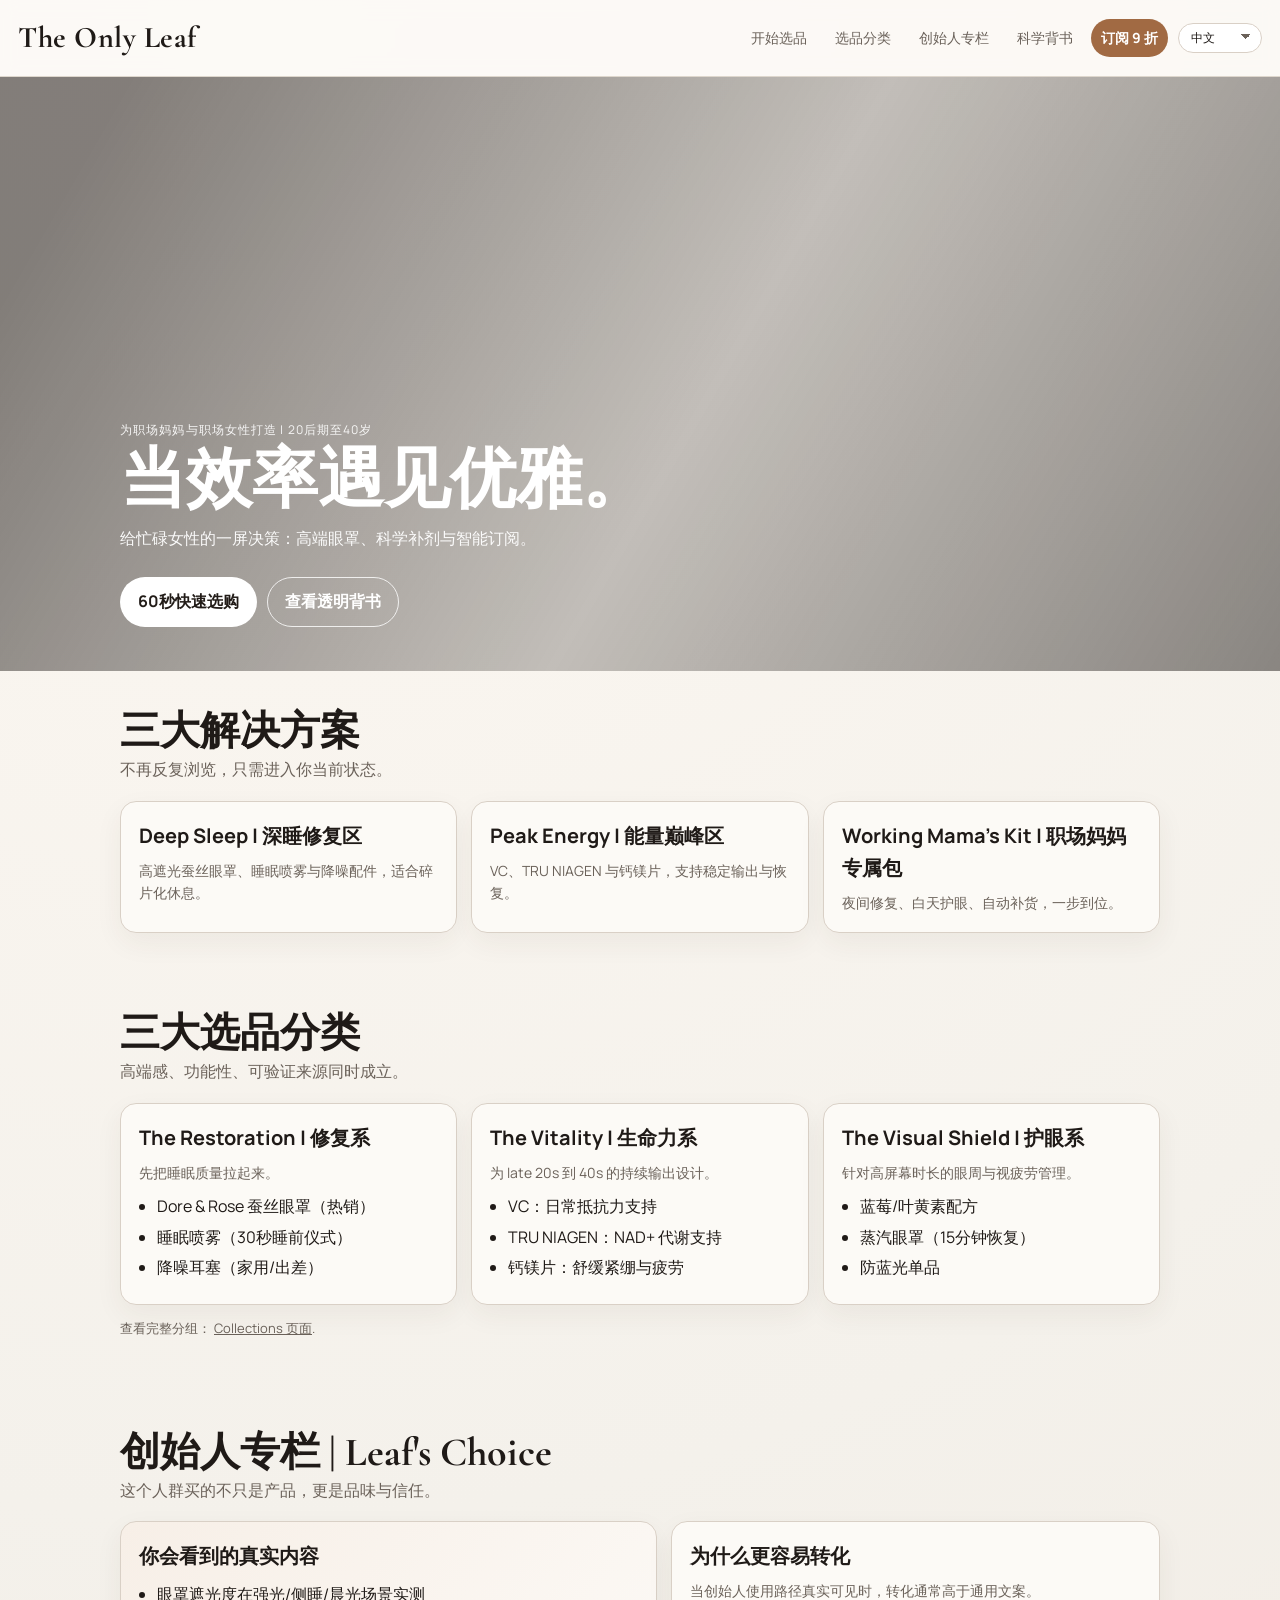
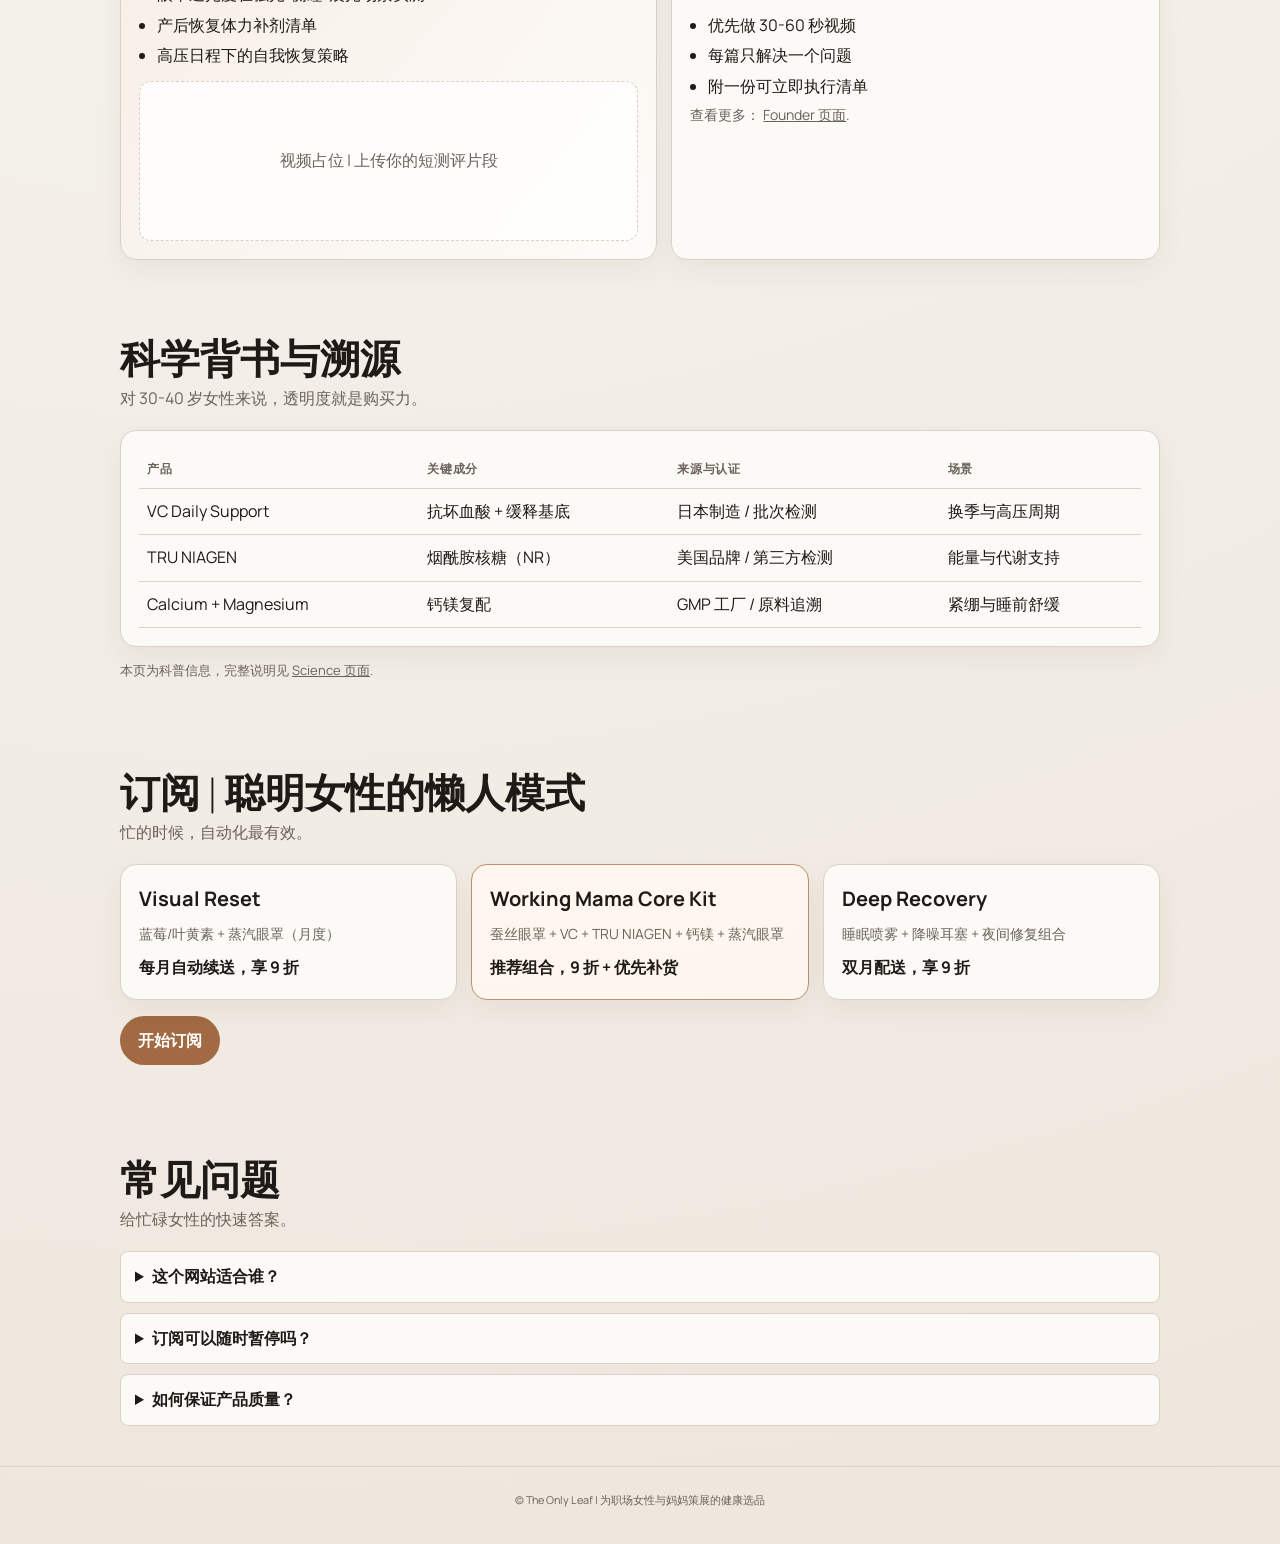
<file: index.html>
<!doctype html>
<html lang="zh-CN">
<head>
  <meta charset="utf-8" />
  <meta name="viewport" content="width=device-width,initial-scale=1" />
  <title>The Only Leaf | Curated Wellness for Working Women</title>
  <meta name="description" content="The Only Leaf 为职场女性与妈妈精选高端眼罩与补剂。极简框架，快速决策，透明来源。" />
  <link rel="stylesheet" href="css/style.css">
</head>
<body>
  <header class="site-header">
    <a class="logo" href="index.html">The Only Leaf</a>
    <div class="header-right">
      <nav class="nav">
        <a href="#modules" data-i18n="nav_start">Start Here</a>
        <a href="#collections" data-i18n="nav_collections">Collections</a>
        <a href="#journal" data-i18n="nav_founder">Founder</a>
        <a href="#science" data-i18n="nav_science">Science</a>
        <a href="subscription.html" class="cta" data-i18n="nav_subscribe">Subscribe 9折</a>
      </nav>
      <div class="lang-switch">
        <label class="sr-only" for="lang-select">Language</label>
        <select id="lang-select" class="lang-select" data-lang-select>
          <option value="en">English</option>
          <option value="ja">日本語</option>
          <option value="zh-CN">中文</option>
        </select>
      </div>
    </div>
  </header>

  <main>
    <section class="hero">
      <div class="hero-inner">
        <p class="kicker" data-i18n="hero_kicker">For Working Mama | Late 20s to 40s</p>
        <h1 class="slogan" data-i18n="hero_title">Efficiency meets Elegance.</h1>
        <p class="sub" data-i18n="hero_sub">A one-screen decision flow for busy women: premium eye masks, science-backed supplements, and smart subscription.</p>
        <div class="hero-ctas">
          <a class="btn primary" href="#collections" data-i18n="hero_cta_shop">Shop in 60s</a>
          <a class="btn ghost" href="#science" data-i18n="hero_cta_science">See Transparency</a>
        </div>
      </div>
    </section>

    <section id="modules" class="container">
      <div class="section-head">
        <h2 data-i18n="m_title">Three Curated Tracks</h2>
        <p data-i18n="m_sub">No endless browsing, just the right path for your current state.</p>
      </div>
      <div class="modules">
        <article class="module reveal">
          <h3 data-i18n="m1_t">Deep Sleep | 深睡修复区</h3>
          <p data-i18n="m1_d">Premium blackout silk eye mask, sleep mist, and noise reduction for fragmented nights.</p>
        </article>
        <article class="module reveal">
          <h3 data-i18n="m2_t">Peak Energy | 能量巅峰区</h3>
          <p data-i18n="m2_d">VC, TRU NIAGEN, and calcium-magnesium to support stable output and recovery.</p>
        </article>
        <article class="module reveal">
          <h3 data-i18n="m3_t">Working Mama's Kit | 职场妈妈专属包</h3>
          <p data-i18n="m3_d">Night repair, daytime eye protection, and auto-refill in one routine.</p>
        </article>
      </div>
    </section>

    <section id="collections" class="container">
      <div class="section-head">
        <h2 data-i18n="c_title">The Curated Collections</h2>
        <p data-i18n="c_sub">Luxury feel, practical function, and verified sourcing.</p>
      </div>
      <div class="collections-grid">
        <article class="card reveal">
          <h3 data-i18n="c1_t">The Restoration | 修复系</h3>
          <p data-i18n="c1_d">Prioritize real sleep quality before everything else.</p>
          <ul>
            <li data-i18n="c1_1">Dore & Rose silk eye mask (hero item)</li>
            <li data-i18n="c1_2">Sleep mist (30-second bedtime ritual)</li>
            <li data-i18n="c1_3">Noise-reduction earplugs (home + travel)</li>
          </ul>
        </article>
        <article class="card reveal">
          <h3 data-i18n="c2_t">The Vitality | 生命力系</h3>
          <p data-i18n="c2_d">Designed for women with sustained workloads in their late 20s to 40s.</p>
          <ul>
            <li data-i18n="c2_1">VC: daily immune support</li>
            <li data-i18n="c2_2">TRU NIAGEN: NAD+ metabolic support</li>
            <li data-i18n="c2_3">Calcium + Magnesium: stress and fatigue support</li>
          </ul>
        </article>
        <article class="card reveal">
          <h3 data-i18n="c3_t">The Visual Shield | 护眼系</h3>
          <p data-i18n="c3_d">For heavy screen life and visual tension management.</p>
          <ul>
            <li data-i18n="c3_1">Bilberry / Lutein formula</li>
            <li data-i18n="c3_2">Steam eye mask (15-minute reset)</li>
            <li data-i18n="c3_3">Blue-light protection essentials</li>
          </ul>
        </article>
      </div>
      <p class="small"><span data-i18n="c_link_prefix">See full breakdown on the</span> <a href="collections.html" data-i18n="c_link_text">Collections page</a>.</p>
    </section>

    <section id="journal" class="container">
      <div class="section-head">
        <h2 data-i18n="j_title">Founder's Journal | Leaf's Choice</h2>
        <p data-i18n="j_sub">This audience buys trust and taste, not just products.</p>
      </div>
      <div class="info-grid">
        <article class="story-card">
          <h3 data-i18n="j1_t">What you will see</h3>
          <ul>
            <li data-i18n="j1_1">Blackout tests under strong light, side-sleep, and morning scenarios</li>
            <li data-i18n="j1_2">Postpartum energy recovery supplement stack</li>
            <li data-i18n="j1_3">Work-life reset methods for high-pressure schedules</li>
          </ul>
          <div class="video-placeholder" data-i18n="j1_video">Video Placeholder | Upload your short review clip</div>
        </article>
        <article class="info-card">
          <h3 data-i18n="j2_t">Why this converts</h3>
          <p data-i18n="j2_d">When founder usage is visible and specific, conversion outperforms generic product copy.</p>
          <ul class="checklist">
            <li data-i18n="j2_1">Use 30-60 second videos first</li>
            <li data-i18n="j2_2">One post solves one clear problem</li>
            <li data-i18n="j2_3">Attach one immediately actionable checklist</li>
          </ul>
          <p class="small"><span data-i18n="j2_link_prefix">Read more on the</span> <a href="founder.html" data-i18n="j2_link_text">Founder page</a>.</p>
        </article>
      </div>
    </section>

    <section id="science" class="container">
      <div class="section-head">
        <h2 data-i18n="s_title">Science & Sourcing</h2>
        <p data-i18n="s_sub">For women in their 30s and 40s, transparency is purchasing power.</p>
      </div>
      <div class="table-wrap">
        <table>
          <thead>
            <tr>
              <th data-i18n="s_h1">Product</th>
              <th data-i18n="s_h2">Key Ingredient</th>
              <th data-i18n="s_h3">Origin / Certification</th>
              <th data-i18n="s_h4">Use Case</th>
            </tr>
          </thead>
          <tbody>
            <tr>
              <td data-i18n="s_r1_c1">VC Daily Support</td>
              <td data-i18n="s_r1_c2">Ascorbic acid + sustained-release base</td>
              <td data-i18n="s_r1_c3">Made in Japan / batch testing</td>
              <td data-i18n="s_r1_c4">Seasonal stress cycles</td>
            </tr>
            <tr>
              <td data-i18n="s_r2_c1">TRU NIAGEN</td>
              <td data-i18n="s_r2_c2">Nicotinamide Riboside (NR)</td>
              <td data-i18n="s_r2_c3">US brand / third-party testing</td>
              <td data-i18n="s_r2_c4">Energy and metabolic support</td>
            </tr>
            <tr>
              <td data-i18n="s_r3_c1">Calcium + Magnesium</td>
              <td data-i18n="s_r3_c2">Calcium-magnesium formula</td>
              <td data-i18n="s_r3_c3">GMP facility / traceable sourcing</td>
              <td data-i18n="s_r3_c4">Tension and sleep prep</td>
            </tr>
          </tbody>
        </table>
      </div>
      <p class="small"><span data-i18n="s_note_prefix">For education only. See full details on the</span> <a href="science.html" data-i18n="s_note_link">Science page</a>.</p>
    </section>

    <section class="container">
      <div class="section-head">
        <h2 data-i18n="sub_title">Subscription | Lazy Mode for Smart Women</h2>
        <p data-i18n="sub_sub">When time is limited, automation wins.</p>
      </div>
      <div class="plans">
        <article class="plan reveal">
          <h3 data-i18n="sub1_t">Visual Reset</h3>
          <p data-i18n="sub1_d">Bilberry/Lutein + steam eye mask (monthly)</p>
          <div class="price" data-i18n="sub1_p">Auto-delivery with 9% off</div>
        </article>
        <article class="plan featured reveal">
          <h3 data-i18n="sub2_t">Working Mama Core Kit</h3>
          <p data-i18n="sub2_d">Silk eye mask + VC + TRU NIAGEN + Calcium/Magnesium + steam eye mask</p>
          <div class="price" data-i18n="sub2_p">Recommended combo, 9% off + priority stock</div>
        </article>
        <article class="plan reveal">
          <h3 data-i18n="sub3_t">Deep Recovery</h3>
          <p data-i18n="sub3_d">Sleep mist + earplugs + night recovery set</p>
          <div class="price" data-i18n="sub3_p">Bi-monthly delivery, 9% off</div>
        </article>
      </div>
      <p><a class="btn solid" href="subscription.html" data-i18n="sub_cta">Start Subscription</a></p>
    </section>

    <section class="container">
      <div class="section-head">
        <h2 data-i18n="faq_title">FAQ</h2>
        <p data-i18n="faq_sub">Quick answers for busy women.</p>
      </div>
      <div class="faq-list">
        <details>
          <summary data-i18n="faq_1_q">Who is this site for?</summary>
          <p data-i18n="faq_1_a">Working women and mothers in their late 20s to 40s who need reliable premium picks fast.</p>
        </details>
        <details>
          <summary data-i18n="faq_2_q">Can I pause subscription anytime?</summary>
          <p data-i18n="faq_2_a">Yes. You can pause, skip, or cancel before the next shipment cycle.</p>
        </details>
        <details>
          <summary data-i18n="faq_3_q">How do you ensure product quality?</summary>
          <p data-i18n="faq_3_a">We prioritize transparent sourcing, ingredient labels, and third-party testing where available.</p>
        </details>
      </div>
    </section>
  </main>

  <footer class="site-footer">
    <small data-i18n="footer">© The Only Leaf | Curated Wellness for Working Women and Mothers</small>
  </footer>

  <script>
    window.PAGE_I18N = {
    "zh-CN": {
        "_meta_title": "The Only Leaf | 为职场女性策展的健康选品",
        "_meta_description": "The Only Leaf 为职场女性与妈妈精选高端眼罩与补剂，提供极简且可信的选品路径。",
        "nav_start": "开始选品",
        "nav_collections": "选品分类",
        "nav_founder": "创始人专栏",
        "nav_science": "科学背书",
        "nav_subscribe": "订阅 9 折",
        "hero_kicker": "为职场妈妈与职场女性打造 | 20后期至40岁",
        "hero_title": "当效率遇见优雅。",
        "hero_sub": "给忙碌女性的一屏决策：高端眼罩、科学补剂与智能订阅。",
        "hero_cta_shop": "60秒快速选购",
        "hero_cta_science": "查看透明背书",
        "m_title": "三大解决方案",
        "m_sub": "不再反复浏览，只需进入你当前状态。",
        "m1_t": "Deep Sleep | 深睡修复区",
        "m1_d": "高遮光蚕丝眼罩、睡眠喷雾与降噪配件，适合碎片化休息。",
        "m2_t": "Peak Energy | 能量巅峰区",
        "m2_d": "VC、TRU NIAGEN 与钙镁片，支持稳定输出与恢复。",
        "m3_t": "Working Mama's Kit | 职场妈妈专属包",
        "m3_d": "夜间修复、白天护眼、自动补货，一步到位。",
        "c_title": "三大选品分类",
        "c_sub": "高端感、功能性、可验证来源同时成立。",
        "c1_t": "The Restoration | 修复系",
        "c1_d": "先把睡眠质量拉起来。",
        "c1_1": "Dore & Rose 蚕丝眼罩（热销）",
        "c1_2": "睡眠喷雾（30秒睡前仪式）",
        "c1_3": "降噪耳塞（家用/出差）",
        "c2_t": "The Vitality | 生命力系",
        "c2_d": "为 late 20s 到 40s 的持续输出设计。",
        "c2_1": "VC：日常抵抗力支持",
        "c2_2": "TRU NIAGEN：NAD+ 代谢支持",
        "c2_3": "钙镁片：舒缓紧绷与疲劳",
        "c3_t": "The Visual Shield | 护眼系",
        "c3_d": "针对高屏幕时长的眼周与视疲劳管理。",
        "c3_1": "蓝莓/叶黄素配方",
        "c3_2": "蒸汽眼罩（15分钟恢复）",
        "c3_3": "防蓝光单品",
        "c_link_prefix": "查看完整分组：",
        "c_link_text": "Collections 页面",
        "j_title": "创始人专栏 | Leaf's Choice",
        "j_sub": "这个人群买的不只是产品，更是品味与信任。",
        "j1_t": "你会看到的真实内容",
        "j1_1": "眼罩遮光度在强光/侧睡/晨光场景实测",
        "j1_2": "产后恢复体力补剂清单",
        "j1_3": "高压日程下的自我恢复策略",
        "j1_video": "视频占位 | 上传你的短测评片段",
        "j2_t": "为什么更容易转化",
        "j2_d": "当创始人使用路径真实可见时，转化通常高于通用文案。",
        "j2_1": "优先做 30-60 秒视频",
        "j2_2": "每篇只解决一个问题",
        "j2_3": "附一份可立即执行清单",
        "j2_link_prefix": "查看更多：",
        "j2_link_text": "Founder 页面",
        "s_title": "科学背书与溯源",
        "s_sub": "对 30-40 岁女性来说，透明度就是购买力。",
        "s_h1": "产品",
        "s_h2": "关键成分",
        "s_h3": "来源与认证",
        "s_h4": "场景",
        "s_r1_c1": "VC Daily Support",
        "s_r1_c2": "抗坏血酸 + 缓释基底",
        "s_r1_c3": "日本制造 / 批次检测",
        "s_r1_c4": "换季与高压周期",
        "s_r2_c1": "TRU NIAGEN",
        "s_r2_c2": "烟酰胺核糖（NR）",
        "s_r2_c3": "美国品牌 / 第三方检测",
        "s_r2_c4": "能量与代谢支持",
        "s_r3_c1": "Calcium + Magnesium",
        "s_r3_c2": "钙镁复配",
        "s_r3_c3": "GMP 工厂 / 原料追溯",
        "s_r3_c4": "紧绷与睡前舒缓",
        "s_note_prefix": "本页为科普信息，完整说明见",
        "s_note_link": "Science 页面",
        "sub_title": "订阅 | 聪明女性的懒人模式",
        "sub_sub": "忙的时候，自动化最有效。",
        "sub1_t": "Visual Reset",
        "sub1_d": "蓝莓/叶黄素 + 蒸汽眼罩（月度）",
        "sub1_p": "每月自动续送，享 9 折",
        "sub2_t": "Working Mama Core Kit",
        "sub2_d": "蚕丝眼罩 + VC + TRU NIAGEN + 钙镁 + 蒸汽眼罩",
        "sub2_p": "推荐组合，9 折 + 优先补货",
        "sub3_t": "Deep Recovery",
        "sub3_d": "睡眠喷雾 + 降噪耳塞 + 夜间修复组合",
        "sub3_p": "双月配送，享 9 折",
        "sub_cta": "开始订阅",
        "faq_title": "常见问题",
        "faq_sub": "给忙碌女性的快速答案。",
        "faq_1_q": "这个网站适合谁？",
        "faq_1_a": "适合 20 后期到 40 岁的职场女性和妈妈，需要快速可靠的高端选品。",
        "faq_2_q": "订阅可以随时暂停吗？",
        "faq_2_a": "可以。下次发货前支持暂停、跳过或取消。",
        "faq_3_q": "如何保证产品质量？",
        "faq_3_a": "我们优先选择来源透明、成分清晰、并有第三方检测支持的产品。",
        "footer": "© The Only Leaf | 为职场女性与妈妈策展的健康选品"
    },
    "en": {
        "_meta_title": "The Only Leaf | Curated Wellness for Working Women",
        "_meta_description": "The Only Leaf curates premium eye masks and supplements for working women and mothers with a minimal and trusted flow.",
        "nav_start": "Start Here",
        "nav_collections": "Collections",
        "nav_founder": "Founder",
        "nav_science": "Science",
        "nav_subscribe": "Subscribe 9% Off",
        "hero_kicker": "For Working Mama | Late 20s to 40s",
        "hero_title": "Efficiency meets Elegance.",
        "hero_sub": "A one-screen decision flow for busy women: premium eye masks, science-backed supplements, and smart subscription.",
        "hero_cta_shop": "Shop in 60s",
        "hero_cta_science": "See Transparency",
        "m_title": "Three Main Solutions",
        "m_sub": "No endless browsing, just the right path for your current state.",
        "m1_t": "Deep Sleep",
        "m1_d": "Premium blackout silk eye mask, sleep mist, and noise reduction for fragmented nights.",
        "m2_t": "Peak Energy",
        "m2_d": "VC, TRU NIAGEN, and calcium-magnesium to support stable output and recovery.",
        "m3_t": "Working Mama's Kit",
        "m3_d": "Night repair, daytime eye protection, and auto-refill in one routine.",
        "c_title": "The Curated Collections",
        "c_sub": "Luxury feel, practical function, and verified sourcing.",
        "c1_t": "The Restoration",
        "c1_d": "Prioritize real sleep quality before everything else.",
        "c1_1": "Dore & Rose silk eye mask (best seller)",
        "c1_2": "Sleep mist (30-second bedtime ritual)",
        "c1_3": "Noise-reduction earplugs (home + travel)",
        "c2_t": "The Vitality",
        "c2_d": "Designed for women with sustained workloads in their late 20s to 40s.",
        "c2_1": "VC: daily immune support",
        "c2_2": "TRU NIAGEN: NAD+ metabolic support",
        "c2_3": "Calcium + Magnesium: stress and fatigue support",
        "c3_t": "The Visual Shield",
        "c3_d": "For heavy screen life and visual tension management.",
        "c3_1": "Bilberry / Lutein formula",
        "c3_2": "Steam eye mask (15-minute reset)",
        "c3_3": "Blue-light protection essentials",
        "c_link_prefix": "See full breakdown on the",
        "c_link_text": "Collections page",
        "j_title": "Founder's Journal | Leaf's Choice",
        "j_sub": "This audience buys trust and taste, not just products.",
        "j1_t": "What you will see",
        "j1_1": "Blackout tests under strong light, side-sleep, and morning scenarios",
        "j1_2": "Postpartum energy recovery supplement stack",
        "j1_3": "Work-life reset methods for high-pressure schedules",
        "j1_video": "Video Placeholder | Upload your short review clip",
        "j2_t": "Why this converts",
        "j2_d": "When founder usage is visible and specific, conversion outperforms generic product copy.",
        "j2_1": "Use 30-60 second videos first",
        "j2_2": "One post solves one clear problem",
        "j2_3": "Attach one immediately actionable checklist",
        "j2_link_prefix": "Read more on the",
        "j2_link_text": "Founder page",
        "s_title": "Science & Sourcing",
        "s_sub": "For women in their 30s and 40s, transparency is purchasing power.",
        "s_h1": "Product",
        "s_h2": "Key Ingredient",
        "s_h3": "Origin / Certification",
        "s_h4": "Use Case",
        "s_r1_c1": "VC Daily Support",
        "s_r1_c2": "Ascorbic acid + sustained-release base",
        "s_r1_c3": "Made in Japan / batch testing",
        "s_r1_c4": "Seasonal stress cycles",
        "s_r2_c1": "TRU NIAGEN",
        "s_r2_c2": "Nicotinamide Riboside (NR)",
        "s_r2_c3": "US brand / third-party testing",
        "s_r2_c4": "Energy and metabolic support",
        "s_r3_c1": "Calcium + Magnesium",
        "s_r3_c2": "Calcium-magnesium formula",
        "s_r3_c3": "GMP facility / traceable sourcing",
        "s_r3_c4": "Tension and sleep prep",
        "s_note_prefix": "For education only. See full details on the",
        "s_note_link": "Science page",
        "sub_title": "Subscription | Lazy Mode for Smart Women",
        "sub_sub": "When time is limited, automation wins.",
        "sub1_t": "Visual Reset",
        "sub1_d": "Bilberry/Lutein + steam eye mask (monthly)",
        "sub1_p": "Auto-delivery with 9% off",
        "sub2_t": "Working Mama Core Kit",
        "sub2_d": "Silk eye mask + VC + TRU NIAGEN + Calcium/Magnesium + steam eye mask",
        "sub2_p": "Recommended combo, 9% off + priority stock",
        "sub3_t": "Deep Recovery",
        "sub3_d": "Sleep mist + earplugs + night recovery set",
        "sub3_p": "Bi-monthly delivery, 9% off",
        "sub_cta": "Start Subscription",
        "faq_title": "FAQ",
        "faq_sub": "Quick answers for busy women.",
        "faq_1_q": "Who is this site for?",
        "faq_1_a": "Working women and mothers in their late 20s to 40s who need reliable premium picks fast.",
        "faq_2_q": "Can I pause subscription anytime?",
        "faq_2_a": "Yes. You can pause, skip, or cancel before the next shipment cycle.",
        "faq_3_q": "How do you ensure product quality?",
        "faq_3_a": "We prioritize transparent sourcing, ingredient labels, and third-party testing where available.",
        "footer": "© The Only Leaf | Curated Wellness for Working Women and Mothers"
    },
    "ja": {
        "_meta_title": "The Only Leaf | 働く女性のための厳選ウェルネス",
        "_meta_description": "The Only Leaf は働く女性とママ向けに、高級アイマスクとサプリを最短導線で提案します。",
        "nav_start": "はじめに",
        "nav_collections": "コレクション",
        "nav_founder": "創業者",
        "nav_science": "科学情報",
        "nav_subscribe": "定期便 9%OFF",
        "hero_kicker": "働くママ・働く女性向け | 20代後半から40代",
        "hero_title": "Efficiency meets Elegance.",
        "hero_sub": "忙しい女性のための1画面導線。高級アイマスク、科学的サプリ、スマート定期便。",
        "hero_cta_shop": "60秒で選ぶ",
        "hero_cta_science": "透明性を見る",
        "m_title": "3つのソリューション",
        "m_sub": "今の状態に合う導線だけを、最短で。",
        "m1_t": "Deep Sleep",
        "m1_d": "遮光シルクマスク、スリープミスト、ノイズ対策で断続的な睡眠を補助。",
        "m2_t": "Peak Energy",
        "m2_d": "VC、TRU NIAGEN、カルシウム+マグネシウムで安定出力を支援。",
        "m3_t": "Working Mama's Kit",
        "m3_d": "夜の回復、日中の目ケア、自動補充を1ルーティンで。",
        "c_title": "キュレーションコレクション",
        "c_sub": "高級感、実用性、検証可能な原料情報。",
        "c1_t": "The Restoration",
        "c1_d": "まず睡眠の質を整える。",
        "c1_1": "Dore & Rose シルクアイマスク（人気商品）",
        "c1_2": "スリープミスト（30秒の就寝習慣）",
        "c1_3": "ノイズ低減耳栓（自宅/移動）",
        "c2_t": "The Vitality",
        "c2_d": "20代後半〜40代の継続的な高負荷に対応。",
        "c2_1": "VC：日常の免疫サポート",
        "c2_2": "TRU NIAGEN：NAD+ 代謝サポート",
        "c2_3": "カルシウム+マグネシウム：緊張と疲労ケア",
        "c3_t": "The Visual Shield",
        "c3_d": "長時間スクリーンによる目疲れ対策。",
        "c3_1": "ビルベリー/ルテイン配合",
        "c3_2": "蒸気アイマスク（15分リセット）",
        "c3_3": "ブルーライト対策アイテム",
        "c_link_prefix": "詳細は",
        "c_link_text": "Collectionsページ",
        "j_title": "Founder's Journal | Leaf's Choice",
        "j_sub": "この層が買うのは商品だけでなく、信頼と審美性。",
        "j1_t": "掲載内容",
        "j1_1": "強光・横向き寝・朝の場面で遮光性を実測",
        "j1_2": "産後の体力回復サプリ構成",
        "j1_3": "高圧日程でのセルフリセット法",
        "j1_video": "動画プレースホルダー | 短いレビュー動画を掲載",
        "j2_t": "なぜ転換率が上がるか",
        "j2_d": "創業者の実使用が見えるほど、一般的なコピーより反応が高い。",
        "j2_1": "30〜60秒動画を優先",
        "j2_2": "1投稿1課題に絞る",
        "j2_3": "すぐ実行できるチェックリストを付ける",
        "j2_link_prefix": "詳細は",
        "j2_link_text": "Founderページ",
        "s_title": "科学情報と原料開示",
        "s_sub": "30〜40代女性にとって、透明性は購買力。",
        "s_h1": "製品",
        "s_h2": "主要成分",
        "s_h3": "原産/認証",
        "s_h4": "利用シーン",
        "s_r1_c1": "VC Daily Support",
        "s_r1_c2": "アスコルビン酸 + 徐放性基材",
        "s_r1_c3": "日本製造 / ロット検査",
        "s_r1_c4": "季節変化・高負荷周期",
        "s_r2_c1": "TRU NIAGEN",
        "s_r2_c2": "ニコチンアミドリボシド（NR）",
        "s_r2_c3": "米国ブランド / 第三者検査",
        "s_r2_c4": "エネルギー・代謝支援",
        "s_r3_c1": "Calcium + Magnesium",
        "s_r3_c2": "カルシウム+マグネシウム配合",
        "s_r3_c3": "GMP工場 / 原料追跡",
        "s_r3_c4": "緊張と就寝前ケア",
        "s_note_prefix": "本ページは情報提供。詳細は",
        "s_note_link": "Scienceページ",
        "sub_title": "定期便 | 忙しい女性のためのラク設計",
        "sub_sub": "時間がないほど自動化が効く。",
        "sub1_t": "Visual Reset",
        "sub1_d": "ビルベリー/ルテイン + 蒸気アイマスク（月次）",
        "sub1_p": "自動配送で9%OFF",
        "sub2_t": "Working Mama Core Kit",
        "sub2_d": "シルクアイマスク + VC + TRU NIAGEN + カルシウム/マグネシウム + 蒸気アイマスク",
        "sub2_p": "推奨セット、9%OFF + 優先在庫",
        "sub3_t": "Deep Recovery",
        "sub3_d": "スリープミスト + 耳栓 + 夜間回復セット",
        "sub3_p": "隔月配送、9%OFF",
        "sub_cta": "定期便を始める",
        "faq_title": "FAQ",
        "faq_sub": "忙しい女性向けのクイック回答。",
        "faq_1_q": "このサイトは誰向けですか？",
        "faq_1_a": "20代後半から40代の働く女性・ママで、短時間で信頼できる選択をしたい方。",
        "faq_2_q": "定期便はいつでも停止できますか？",
        "faq_2_a": "はい。次回発送前なら停止・スキップ・解約が可能です。",
        "faq_3_q": "品質はどう担保していますか？",
        "faq_3_a": "原料の透明性、成分表示、第三者検査を重視して選定しています。",
        "footer": "© The Only Leaf | 働く女性とママのためのキュレーション"
    }
};
  </script>
  <script src="js/i18n.js"></script>
</body>
</html>
</file>
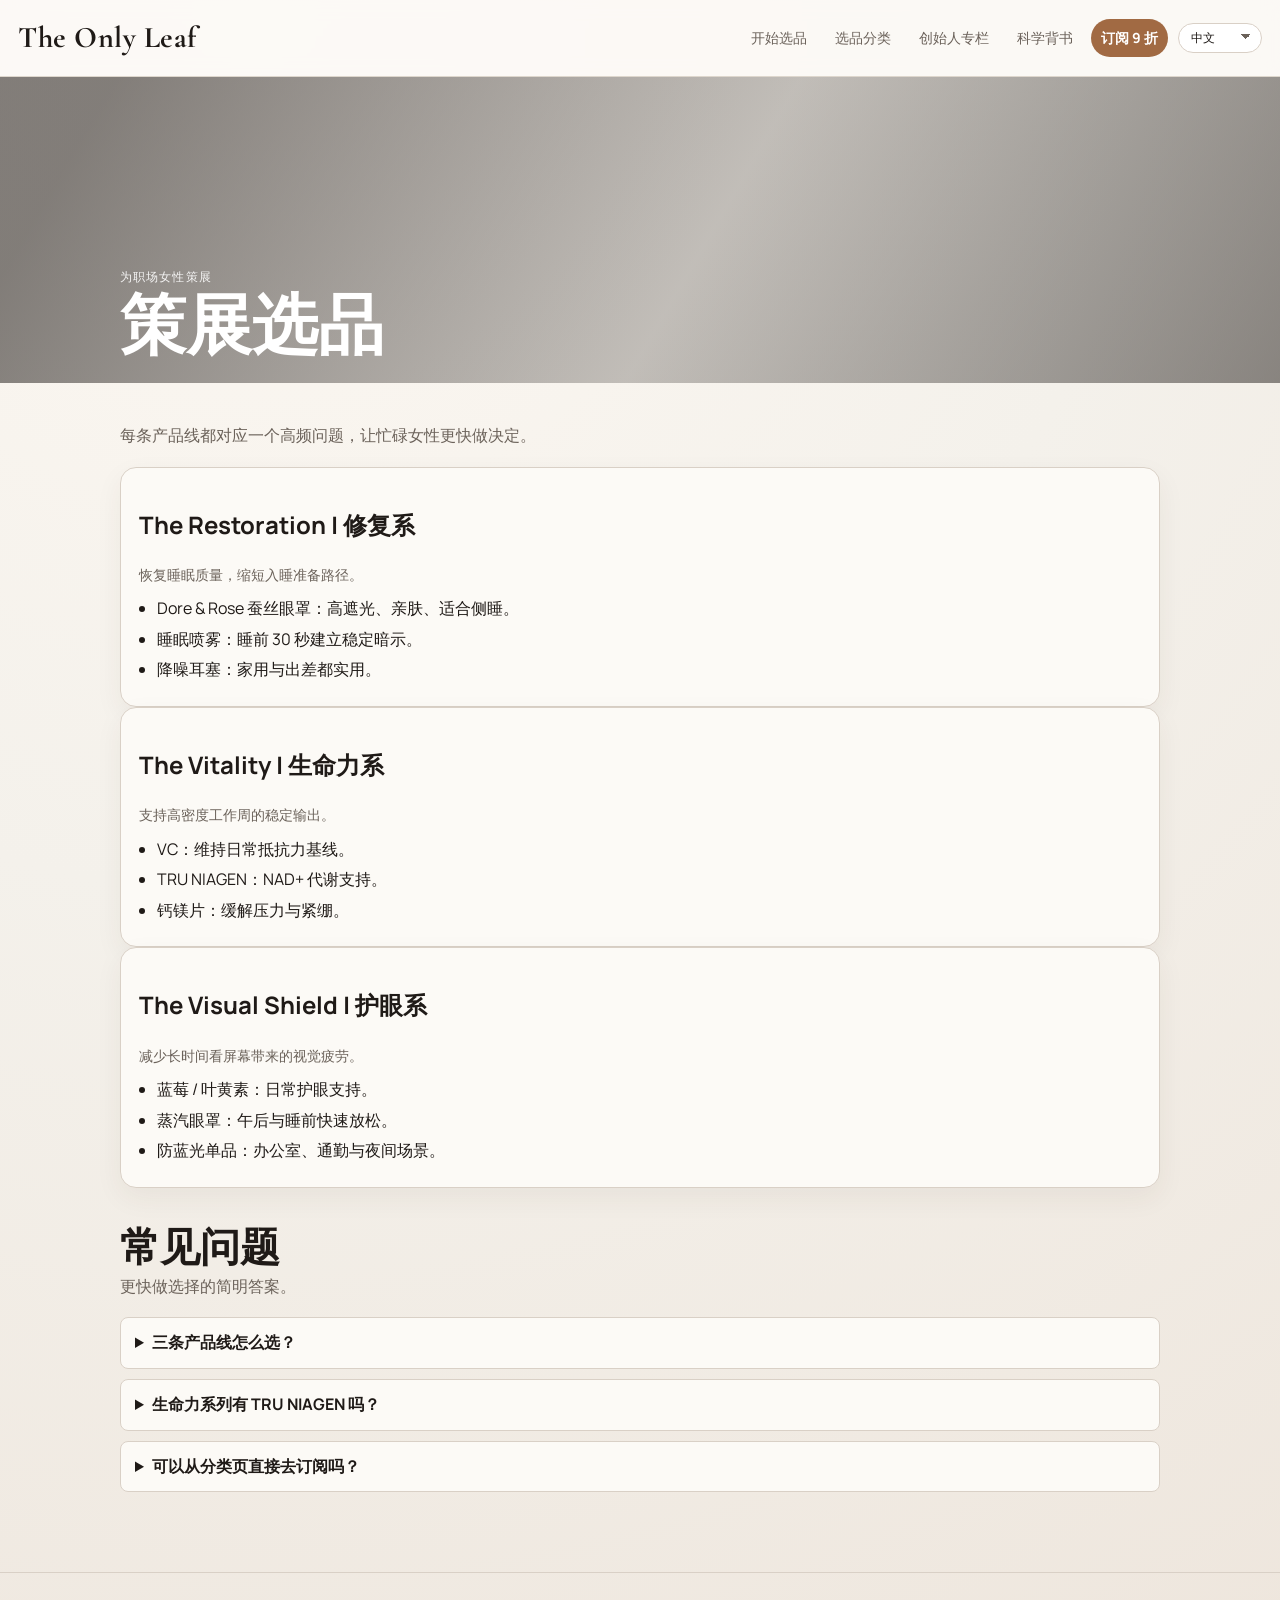
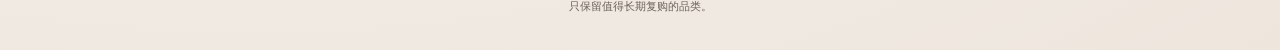
<file: collections.html>
<!doctype html>
<html lang="zh-CN">
<head>
  <meta charset="utf-8" />
  <meta name="viewport" content="width=device-width,initial-scale=1" />
  <title>Collections | The Only Leaf</title>
  <meta name="description" content="The Only Leaf 三大策展系列：修复系、生命力系、护眼系。" />
  <link rel="stylesheet" href="css/style.css">
</head>
<body>
  <header class="site-header">
    <a class="logo" href="index.html">The Only Leaf</a>
    <div class="header-right">
      <nav class="nav">
        <a href="index.html#modules" data-i18n="nav_start">Start Here</a>
        <a href="collections.html" data-i18n="nav_collections">Collections</a>
        <a href="founder.html" data-i18n="nav_founder">Founder</a>
        <a href="science.html" data-i18n="nav_science">Science</a>
        <a href="subscription.html" class="cta" data-i18n="nav_subscribe">Subscribe 9折</a>
      </nav>
      <div class="lang-switch">
        <label class="sr-only" for="lang-select">Language</label>
        <select id="lang-select" class="lang-select" data-lang-select>
          <option value="en">English</option>
          <option value="ja">日本語</option>
          <option value="zh-CN">中文</option>
        </select>
      </div>
    </div>
  </header>

  <section class="mini-hero">
    <div class="mini-hero-inner">
      <p class="kicker" data-i18n="hero_kicker">Premium Edit for Working Women</p>
      <h1 class="slogan" data-i18n="hero_title">Curated Collections</h1>
    </div>
  </section>

  <main class="container">
    <div class="section-head">
      <p data-i18n="intro">Each line solves one high-frequency challenge for busy women.</p>
    </div>

    <section id="restoration" class="card">
      <h2 data-i18n="r_title">The Restoration | 修复系</h2>
      <p data-i18n="r_desc">Restore sleep quality and shorten pre-sleep preparation.</p>
      <ul>
        <li data-i18n="r_1"><strong>Dore & Rose Silk Eye Mask</strong>: blackout, skin-friendly, side-sleep ready.</li>
        <li data-i18n="r_2"><strong>Sleep Mist</strong>: a 30-second pre-sleep cue.</li>
        <li data-i18n="r_3"><strong>Noise-Reduction Earplugs</strong>: practical for both home and travel.</li>
      </ul>
    </section>

    <section id="vitality" class="card">
      <h2 data-i18n="v_title">The Vitality | 生命力系</h2>
      <p data-i18n="v_desc">Support stable output during high-density work weeks.</p>
      <ul>
        <li data-i18n="v_1"><strong>VC</strong>: daily immune baseline support.</li>
        <li data-i18n="v_2"><strong>TRU NIAGEN</strong>: NAD+ metabolic support.</li>
        <li data-i18n="v_3"><strong>Calcium + Magnesium</strong>: stress and tension support.</li>
      </ul>
    </section>

    <section id="visual" class="card">
      <h2 data-i18n="s_title">The Visual Shield | 护眼系</h2>
      <p data-i18n="s_desc">Reduce visual fatigue from prolonged screen exposure.</p>
      <ul>
        <li data-i18n="s_1"><strong>Bilberry / Lutein</strong>: daily visual support.</li>
        <li data-i18n="s_2"><strong>Steam Eye Mask</strong>: quick midday and bedtime reset.</li>
        <li data-i18n="s_3"><strong>Blue-light essentials</strong>: office, commute, and night screen use.</li>
      </ul>
    </section>

    <section class="container" style="padding-left:0;padding-right:0;">
      <div class="section-head">
        <h2 data-i18n="faq_title">FAQ</h2>
        <p data-i18n="faq_sub">Quick answers for faster selection.</p>
      </div>
      <div class="faq-list">
        <details><summary data-i18n="faq_1_q">How do I choose among the three lines?</summary><p data-i18n="faq_1_a">Start from your top concern: sleep, energy, or eye strain.</p></details>
        <details><summary data-i18n="faq_2_q">Is TRU NIAGEN included in vitality?</summary><p data-i18n="faq_2_a">Yes, it is one of the core picks in The Vitality line.</p></details>
        <details><summary data-i18n="faq_3_q">Can I subscribe directly from a collection?</summary><p data-i18n="faq_3_a">Yes, jump to subscription and choose the nearest matching plan.</p></details>
      </div>
    </section>
  </main>

  <footer class="site-footer">
    <small data-i18n="footer">Only categories worth long-term repeat purchase stay here.</small>
  </footer>

  <script>
    window.PAGE_I18N = {
    "zh-CN": {
        "_meta_title": "Collections | The Only Leaf",
        "_meta_description": "修复系、生命力系、护眼系三大分类，帮助忙碌女性更快完成高质量选品。",
        "nav_start": "开始选品",
        "nav_collections": "选品分类",
        "nav_founder": "创始人专栏",
        "nav_science": "科学背书",
        "nav_subscribe": "订阅 9 折",
        "hero_kicker": "为职场女性策展",
        "hero_title": "策展选品",
        "intro": "每条产品线都对应一个高频问题，让忙碌女性更快做决定。",
        "r_title": "The Restoration | 修复系",
        "r_desc": "恢复睡眠质量，缩短入睡准备路径。",
        "r_1": "Dore & Rose 蚕丝眼罩：高遮光、亲肤、适合侧睡。",
        "r_2": "睡眠喷雾：睡前 30 秒建立稳定暗示。",
        "r_3": "降噪耳塞：家用与出差都实用。",
        "v_title": "The Vitality | 生命力系",
        "v_desc": "支持高密度工作周的稳定输出。",
        "v_1": "VC：维持日常抵抗力基线。",
        "v_2": "TRU NIAGEN：NAD+ 代谢支持。",
        "v_3": "钙镁片：缓解压力与紧绷。",
        "s_title": "The Visual Shield | 护眼系",
        "s_desc": "减少长时间看屏幕带来的视觉疲劳。",
        "s_1": "蓝莓 / 叶黄素：日常护眼支持。",
        "s_2": "蒸汽眼罩：午后与睡前快速放松。",
        "s_3": "防蓝光单品：办公室、通勤与夜间场景。",
        "faq_title": "常见问题",
        "faq_sub": "更快做选择的简明答案。",
        "faq_1_q": "三条产品线怎么选？",
        "faq_1_a": "从你的首要困扰出发：睡眠、能量或眼疲劳。",
        "faq_2_q": "生命力系列有 TRU NIAGEN 吗？",
        "faq_2_a": "有，它是 The Vitality 的核心单品之一。",
        "faq_3_q": "可以从分类页直接去订阅吗？",
        "faq_3_a": "可以，跳转订阅页选择对应计划即可。",
        "footer": "只保留值得长期复购的品类。"
    },
    "en": {
        "_meta_title": "Collections | The Only Leaf",
        "_meta_description": "Explore restoration, vitality, and visual shield lines curated for busy working women and mothers.",
        "nav_start": "Start Here",
        "nav_collections": "Collections",
        "nav_founder": "Founder",
        "nav_science": "Science",
        "nav_subscribe": "Subscribe 9% Off",
        "hero_kicker": "Premium Edit for Working Women",
        "hero_title": "Curated Collections",
        "intro": "Each line solves one high-frequency challenge for busy women.",
        "r_title": "The Restoration",
        "r_desc": "Restore sleep quality and shorten pre-sleep preparation.",
        "r_1": "Dore & Rose Silk Eye Mask: blackout, skin-friendly, side-sleep ready.",
        "r_2": "Sleep Mist: a 30-second pre-sleep cue.",
        "r_3": "Noise-Reduction Earplugs: practical for both home and travel.",
        "v_title": "The Vitality",
        "v_desc": "Support stable output during high-density work weeks.",
        "v_1": "VC: daily immune baseline support.",
        "v_2": "TRU NIAGEN: NAD+ metabolic support.",
        "v_3": "Calcium + Magnesium: stress and tension support.",
        "s_title": "The Visual Shield",
        "s_desc": "Reduce visual fatigue from prolonged screen exposure.",
        "s_1": "Bilberry / Lutein: daily visual support.",
        "s_2": "Steam Eye Mask: quick midday and bedtime reset.",
        "s_3": "Blue-light essentials: office, commute, and night screen use.",
        "faq_title": "FAQ",
        "faq_sub": "Quick answers for faster selection.",
        "faq_1_q": "How do I choose among the three lines?",
        "faq_1_a": "Start from your top concern: sleep, energy, or eye strain.",
        "faq_2_q": "Is TRU NIAGEN included in vitality?",
        "faq_2_a": "Yes, it is one of the core picks in The Vitality line.",
        "faq_3_q": "Can I subscribe directly from a collection?",
        "faq_3_a": "Yes, jump to subscription and choose the nearest matching plan.",
        "footer": "Only categories worth long-term repeat purchase stay here."
    },
    "ja": {
        "_meta_title": "Collections | The Only Leaf",
        "_meta_description": "修復・生命力・護眼の3ラインから、忙しい女性向けに最適な選択を提案します。",
        "nav_start": "はじめに",
        "nav_collections": "コレクション",
        "nav_founder": "創業者",
        "nav_science": "科学情報",
        "nav_subscribe": "定期便 9%OFF",
        "hero_kicker": "働く女性のための厳選",
        "hero_title": "キュレーションコレクション",
        "intro": "各ラインは忙しい女性の高頻度課題を1つずつ解決します。",
        "r_title": "The Restoration",
        "r_desc": "睡眠の質を整え、就寝準備を短縮。",
        "r_1": "Dore & Rose シルクアイマスク：高遮光・肌にやさしい・横向き寝対応。",
        "r_2": "スリープミスト：就寝前30秒の習慣。",
        "r_3": "ノイズ低減耳栓：自宅と移動の両方で実用的。",
        "v_title": "The Vitality",
        "v_desc": "高密度な仕事週間でも安定出力を支援。",
        "v_1": "VC：日常の免疫ベースを支える。",
        "v_2": "TRU NIAGEN：NAD+ 代謝サポート。",
        "v_3": "カルシウム+マグネシウム：緊張とストレスケア。",
        "s_title": "The Visual Shield",
        "s_desc": "長時間スクリーンによる視覚疲労を軽減。",
        "s_1": "ビルベリー / ルテイン：日常の目サポート。",
        "s_2": "蒸気アイマスク：昼と夜のクイックリセット。",
        "s_3": "ブルーライト対策：職場・通勤・夜間画面。",
        "faq_title": "FAQ",
        "faq_sub": "より早く選ぶための簡潔な回答。",
        "faq_1_q": "3つのラインはどう選べばいいですか？",
        "faq_1_a": "最優先の悩み（睡眠・エネルギー・目疲れ）から選んでください。",
        "faq_2_q": "VitalityにTRU NIAGENは含まれますか？",
        "faq_2_a": "はい。The Vitality の主要ピックの一つです。",
        "faq_3_q": "コレクションから直接定期便に進めますか？",
        "faq_3_a": "はい。対応プランを選んでそのまま進めます。",
        "footer": "長期リピート価値のあるカテゴリだけを残します。"
    }
};
  </script>
  <script src="js/i18n.js"></script>
</body>
</html>
</file>
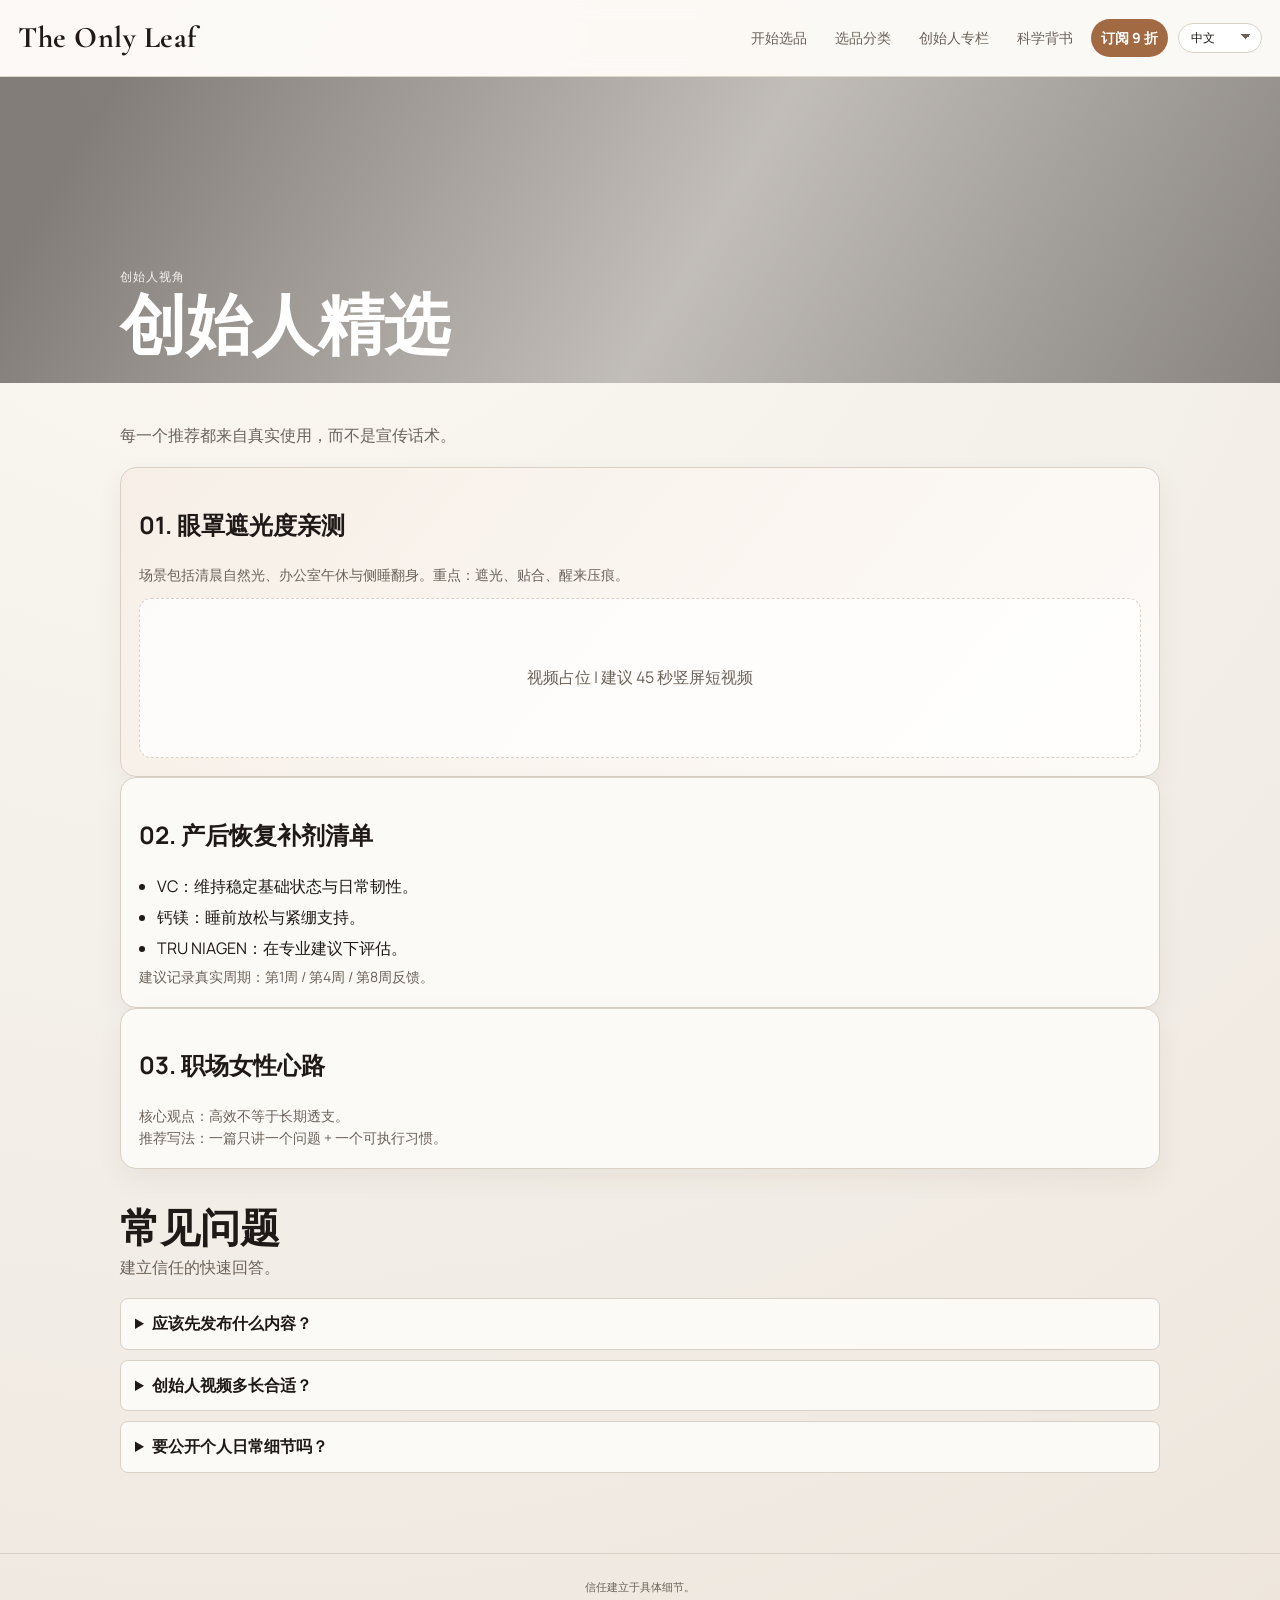
<file: founder.html>
<!doctype html>
<html lang="zh-CN">
<head>
  <meta charset="utf-8" />
  <meta name="viewport" content="width=device-width,initial-scale=1" />
  <title>Founder | The Only Leaf</title>
  <meta name="description" content="Founder’s Journal：真实测评、恢复清单与职场女性心路。" />
  <link rel="stylesheet" href="css/style.css">
</head>
<body>
  <header class="site-header">
    <a class="logo" href="index.html">The Only Leaf</a>
    <div class="header-right">
      <nav class="nav">
        <a href="index.html#modules" data-i18n="nav_start">Start Here</a>
        <a href="collections.html" data-i18n="nav_collections">Collections</a>
        <a href="founder.html" data-i18n="nav_founder">Founder</a>
        <a href="science.html" data-i18n="nav_science">Science</a>
        <a href="subscription.html" class="cta" data-i18n="nav_subscribe">Subscribe 9折</a>
      </nav>
      <div class="lang-switch">
        <label class="sr-only" for="lang-select">Language</label>
        <select id="lang-select" class="lang-select" data-lang-select>
          <option value="en">English</option>
          <option value="ja">日本語</option>
          <option value="zh-CN">中文</option>
        </select>
      </div>
    </div>
  </header>

  <section class="mini-hero">
    <div class="mini-hero-inner">
      <p class="kicker" data-i18n="hero_kicker">Founder Perspective</p>
      <h1 class="slogan" data-i18n="hero_title">Leaf's Choice</h1>
    </div>
  </section>

  <main class="container">
    <div class="section-head">
      <p data-i18n="intro">Every recommendation comes from actual use, not promotional copy.</p>
    </div>

    <article class="story-card">
      <h2 data-i18n="a1_t">01. Blackout Eye Mask Test</h2>
      <p data-i18n="a1_d">Scenes include morning sunlight, office nap, and side-sleep movement. Focus: blackout, fit, and pressure marks.</p>
      <div class="video-placeholder" data-i18n="a1_v">Video Placeholder | Recommended: 45-second vertical clip</div>
    </article>

    <article class="card">
      <h2 data-i18n="a2_t">02. Postpartum Recovery Supplement List</h2>
      <ul>
        <li data-i18n="a2_1">VC: maintain a stable baseline and daily resilience.</li>
        <li data-i18n="a2_2">Calcium + Magnesium: pre-sleep relaxation and tension support.</li>
        <li data-i18n="a2_3">TRU NIAGEN: evaluate under professional guidance.</li>
      </ul>
      <p class="small" data-i18n="a2_note">Share real timeline notes: week 1 / week 4 / week 8 responses.</p>
    </article>

    <article class="card">
      <h2 data-i18n="a3_t">03. Working Woman's Mental Journey</h2>
      <p data-i18n="a3_d1">Core idea: high efficiency is not the same as sustainable overdrive.</p>
      <p data-i18n="a3_d2">Recommended writing style: one post, one concrete problem, one actionable routine.</p>
    </article>

    <section class="container" style="padding-left:0;padding-right:0;">
      <div class="section-head">
        <h2 data-i18n="faq_title">FAQ</h2>
        <p data-i18n="faq_sub">Quick trust-building answers.</p>
      </div>
      <div class="faq-list">
        <details><summary data-i18n="faq_1_q">What should I publish first?</summary><p data-i18n="faq_1_a">Start with the blackout test video to build immediate credibility.</p></details>
        <details><summary data-i18n="faq_2_q">How long should founder videos be?</summary><p data-i18n="faq_2_a">30-60 seconds works best for busy working women.</p></details>
        <details><summary data-i18n="faq_3_q">Should I include my personal routine details?</summary><p data-i18n="faq_3_a">Yes. Honest specifics are the strongest trust and conversion asset.</p></details>
      </div>
    </section>
  </main>

  <footer class="site-footer">
    <small data-i18n="footer">Trust is built with specifics.</small>
  </footer>

  <script>
    window.PAGE_I18N = {
    "zh-CN": {
        "_meta_title": "Founder | The Only Leaf",
        "_meta_description": "创始人真实测评、恢复清单与职场女性日常方法，建立信任与品味。",
        "nav_start": "开始选品",
        "nav_collections": "选品分类",
        "nav_founder": "创始人专栏",
        "nav_science": "科学背书",
        "nav_subscribe": "订阅 9 折",
        "hero_kicker": "创始人视角",
        "hero_title": "创始人精选",
        "intro": "每一个推荐都来自真实使用，而不是宣传话术。",
        "a1_t": "01. 眼罩遮光度亲测",
        "a1_d": "场景包括清晨自然光、办公室午休与侧睡翻身。重点：遮光、贴合、醒来压痕。",
        "a1_v": "视频占位 | 建议 45 秒竖屏短视频",
        "a2_t": "02. 产后恢复补剂清单",
        "a2_1": "VC：维持稳定基础状态与日常韧性。",
        "a2_2": "钙镁：睡前放松与紧绷支持。",
        "a2_3": "TRU NIAGEN：在专业建议下评估。",
        "a2_note": "建议记录真实周期：第1周 / 第4周 / 第8周反馈。",
        "a3_t": "03. 职场女性心路",
        "a3_d1": "核心观点：高效不等于长期透支。",
        "a3_d2": "推荐写法：一篇只讲一个问题 + 一个可执行习惯。",
        "faq_title": "常见问题",
        "faq_sub": "建立信任的快速回答。",
        "faq_1_q": "应该先发布什么内容？",
        "faq_1_a": "先发布遮光度实测视频，最快建立可信度。",
        "faq_2_q": "创始人视频多长合适？",
        "faq_2_a": "30-60 秒最适合忙碌职场女性。",
        "faq_3_q": "要公开个人日常细节吗？",
        "faq_3_a": "要。真实且具体的细节是最强信任资产。",
        "footer": "信任建立于具体细节。"
    },
    "en": {
        "_meta_title": "Founder | The Only Leaf",
        "_meta_description": "Founder-tested routines, honest reviews, and practical recovery notes for working women.",
        "nav_start": "Start Here",
        "nav_collections": "Collections",
        "nav_founder": "Founder",
        "nav_science": "Science",
        "nav_subscribe": "Subscribe 9% Off",
        "hero_kicker": "Founder Perspective",
        "hero_title": "Leaf's Choice",
        "intro": "Every recommendation comes from actual use, not promotional copy.",
        "a1_t": "01. Blackout Eye Mask Test",
        "a1_d": "Scenes include morning sunlight, office nap, and side-sleep movement. Focus: blackout, fit, and pressure marks.",
        "a1_v": "Video Placeholder | Recommended: 45-second vertical clip",
        "a2_t": "02. Postpartum Recovery Supplement List",
        "a2_1": "VC: maintain a stable baseline and daily resilience.",
        "a2_2": "Calcium + Magnesium: pre-sleep relaxation and tension support.",
        "a2_3": "TRU NIAGEN: evaluate under professional guidance.",
        "a2_note": "Share real timeline notes: week 1 / week 4 / week 8 responses.",
        "a3_t": "03. Working Woman's Mental Journey",
        "a3_d1": "Core idea: high efficiency is not the same as sustainable overdrive.",
        "a3_d2": "Recommended writing style: one post, one concrete problem, one actionable routine.",
        "faq_title": "FAQ",
        "faq_sub": "Quick trust-building answers.",
        "faq_1_q": "What should I publish first?",
        "faq_1_a": "Start with the blackout test video to build immediate credibility.",
        "faq_2_q": "How long should founder videos be?",
        "faq_2_a": "30-60 seconds works best for busy working women.",
        "faq_3_q": "Should I include my personal routine details?",
        "faq_3_a": "Yes. Honest specifics are the strongest trust and conversion asset.",
        "footer": "Trust is built with specifics."
    },
    "ja": {
        "_meta_title": "Founder | The Only Leaf",
        "_meta_description": "創業者の実使用レビューと回復ルーティンを公開し、信頼できる選択を支援します。",
        "nav_start": "はじめに",
        "nav_collections": "コレクション",
        "nav_founder": "創業者",
        "nav_science": "科学情報",
        "nav_subscribe": "定期便 9%OFF",
        "hero_kicker": "創業者視点",
        "hero_title": "創業者セレクト",
        "intro": "すべての推薦は実使用に基づき、宣伝文ではありません。",
        "a1_t": "01. アイマスク遮光実測",
        "a1_d": "朝の自然光、オフィス仮眠、横向き寝を検証。重点：遮光、フィット、起床時の跡。",
        "a1_v": "動画プレースホルダー | 45秒縦動画を推奨",
        "a2_t": "02. 産後リカバリー補助リスト",
        "a2_1": "VC：日常の安定ベースと回復力を維持。",
        "a2_2": "カルシウム+マグネシウム：就寝前の緩和と緊張サポート。",
        "a2_3": "TRU NIAGEN：専門家と相談し評価。",
        "a2_note": "実際の期間記録：1週目 / 4週目 / 8週目。",
        "a3_t": "03. 働く女性のメンタルジャーニー",
        "a3_d1": "核心：高効率は持続的な過負荷と同義ではない。",
        "a3_d2": "推奨構成：1投稿1課題 + 1つの実行習慣。",
        "faq_title": "FAQ",
        "faq_sub": "信頼構築のためのクイック回答。",
        "faq_1_q": "最初に何を公開すべきですか？",
        "faq_1_a": "遮光テスト動画から始めると、信頼を早く得られます。",
        "faq_2_q": "創業者動画はどの長さが最適？",
        "faq_2_a": "忙しい女性向けには30〜60秒が最適です。",
        "faq_3_q": "個人ルーティンの詳細は出すべき？",
        "faq_3_a": "はい。正直で具体的な情報が最も強い信頼資産です。",
        "footer": "信頼は具体性で生まれる。"
    }
};
  </script>
  <script src="js/i18n.js"></script>
</body>
</html>
</file>
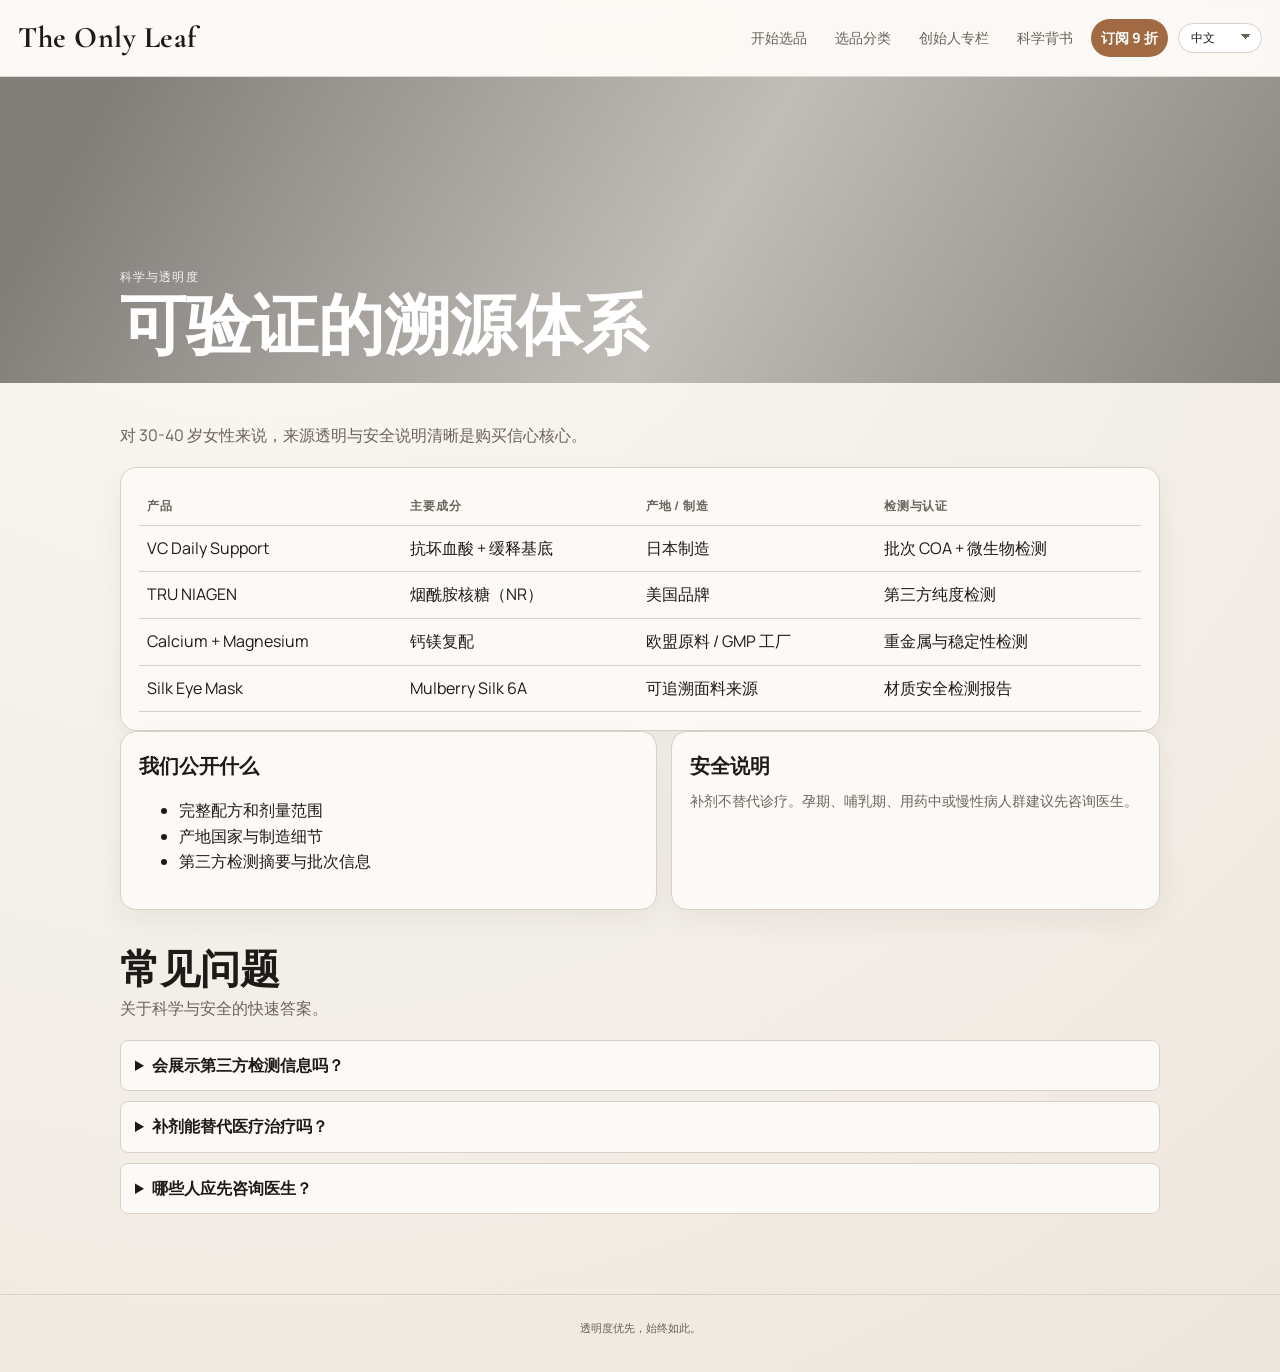
<file: science.html>
<!doctype html>
<html lang="zh-CN">
<head>
  <meta charset="utf-8" />
  <meta name="viewport" content="width=device-width,initial-scale=1" />
  <title>Science & Sourcing | The Only Leaf</title>
  <meta name="description" content="The Only Leaf 成分、产地、检测与安全信息透明公开。" />
  <link rel="stylesheet" href="css/style.css">
</head>
<body>
  <header class="site-header">
    <a class="logo" href="index.html">The Only Leaf</a>
    <div class="header-right">
      <nav class="nav">
        <a href="index.html#modules" data-i18n="nav_start">Start Here</a>
        <a href="collections.html" data-i18n="nav_collections">Collections</a>
        <a href="founder.html" data-i18n="nav_founder">Founder</a>
        <a href="science.html" data-i18n="nav_science">Science</a>
        <a href="subscription.html" class="cta" data-i18n="nav_subscribe">Subscribe 9折</a>
      </nav>
      <div class="lang-switch">
        <label class="sr-only" for="lang-select">Language</label>
        <select id="lang-select" class="lang-select" data-lang-select>
          <option value="en">English</option>
          <option value="ja">日本語</option>
          <option value="zh-CN">中文</option>
        </select>
      </div>
    </div>
  </header>

  <section class="mini-hero">
    <div class="mini-hero-inner">
      <p class="kicker" data-i18n="hero_kicker">Science & Transparency</p>
      <h1 class="slogan" data-i18n="hero_title">Sourcing You Can Verify</h1>
    </div>
  </section>

  <main class="container">
    <div class="section-head">
      <p data-i18n="intro">For women in their 30s and 40s, transparent sourcing and clear safety notes drive confidence.</p>
    </div>

    <section class="table-wrap">
      <table>
        <thead>
          <tr><th data-i18n="h1">Product</th><th data-i18n="h2">Key Ingredient</th><th data-i18n="h3">Origin / Manufacturing</th><th data-i18n="h4">Testing & Certification</th></tr>
        </thead>
        <tbody>
          <tr><td data-i18n="r1c1">VC Daily Support</td><td data-i18n="r1c2">Ascorbic acid + sustained-release base</td><td data-i18n="r1c3">Made in Japan</td><td data-i18n="r1c4">Batch COA + microbiology testing</td></tr>
          <tr><td data-i18n="r2c1">TRU NIAGEN</td><td data-i18n="r2c2">Nicotinamide Riboside (NR)</td><td data-i18n="r2c3">US brand</td><td data-i18n="r2c4">Third-party purity testing</td></tr>
          <tr><td data-i18n="r3c1">Calcium + Magnesium</td><td data-i18n="r3c2">Calcium-magnesium formula</td><td data-i18n="r3c3">EU ingredients / GMP facility</td><td data-i18n="r3c4">Heavy metal + stability testing</td></tr>
          <tr><td data-i18n="r4c1">Silk Eye Mask</td><td data-i18n="r4c2">Mulberry Silk 6A</td><td data-i18n="r4c3">Traceable fabric source</td><td data-i18n="r4c4">Material safety report</td></tr>
        </tbody>
      </table>
    </section>

    <section class="info-grid">
      <article class="info-card">
        <h3 data-i18n="i1_t">What We Disclose</h3>
        <ul>
          <li data-i18n="i1_1">Full formula and serving range</li>
          <li data-i18n="i1_2">Origin country and manufacturing details</li>
          <li data-i18n="i1_3">Third-party summaries and batch references</li>
        </ul>
      </article>
      <article class="info-card">
        <h3 data-i18n="i2_t">Safety Notes</h3>
        <p data-i18n="i2_d">Supplements do not replace diagnosis or treatment. Pregnant, nursing, medicated, or chronic-condition users should consult a physician first.</p>
      </article>
    </section>

    <section class="container" style="padding-left:0;padding-right:0;">
      <div class="section-head">
        <h2 data-i18n="faq_title">FAQ</h2>
        <p data-i18n="faq_sub">Quick answers for science and safety.</p>
      </div>
      <div class="faq-list">
        <details><summary data-i18n="faq_1_q">Do you show third-party test information?</summary><p data-i18n="faq_1_a">Yes, key third-party summaries are displayed whenever available.</p></details>
        <details><summary data-i18n="faq_2_q">Can supplements replace medical treatment?</summary><p data-i18n="faq_2_a">No. They support wellness but do not replace clinical diagnosis or treatment.</p></details>
        <details><summary data-i18n="faq_3_q">Who should consult a doctor first?</summary><p data-i18n="faq_3_a">Pregnant, nursing, medicated, or chronic-condition users.</p></details>
      </div>
    </section>
  </main>

  <footer class="site-footer">
    <small data-i18n="footer">Transparency first, always.</small>
  </footer>

  <script>
    window.PAGE_I18N = {
    "zh-CN": {
        "_meta_title": "Science & Sourcing | The Only Leaf",
        "_meta_description": "公开成分、产地、检测与安全说明，让30-40岁女性做出更安心的购买决策。",
        "nav_start": "开始选品",
        "nav_collections": "选品分类",
        "nav_founder": "创始人专栏",
        "nav_science": "科学背书",
        "nav_subscribe": "订阅 9 折",
        "hero_kicker": "科学与透明度",
        "hero_title": "可验证的溯源体系",
        "intro": "对 30-40 岁女性来说，来源透明与安全说明清晰是购买信心核心。",
        "h1": "产品",
        "h2": "主要成分",
        "h3": "产地 / 制造",
        "h4": "检测与认证",
        "r1c1": "VC Daily Support",
        "r1c2": "抗坏血酸 + 缓释基底",
        "r1c3": "日本制造",
        "r1c4": "批次 COA + 微生物检测",
        "r2c1": "TRU NIAGEN",
        "r2c2": "烟酰胺核糖（NR）",
        "r2c3": "美国品牌",
        "r2c4": "第三方纯度检测",
        "r3c1": "Calcium + Magnesium",
        "r3c2": "钙镁复配",
        "r3c3": "欧盟原料 / GMP 工厂",
        "r3c4": "重金属与稳定性检测",
        "r4c1": "Silk Eye Mask",
        "r4c2": "Mulberry Silk 6A",
        "r4c3": "可追溯面料来源",
        "r4c4": "材质安全检测报告",
        "i1_t": "我们公开什么",
        "i1_1": "完整配方和剂量范围",
        "i1_2": "产地国家与制造细节",
        "i1_3": "第三方检测摘要与批次信息",
        "i2_t": "安全说明",
        "i2_d": "补剂不替代诊疗。孕期、哺乳期、用药中或慢性病人群建议先咨询医生。",
        "faq_title": "常见问题",
        "faq_sub": "关于科学与安全的快速答案。",
        "faq_1_q": "会展示第三方检测信息吗？",
        "faq_1_a": "会，能提供的关键第三方检测摘要都会展示。",
        "faq_2_q": "补剂能替代医疗治疗吗？",
        "faq_2_a": "不能。补剂用于支持健康，不替代诊断和治疗。",
        "faq_3_q": "哪些人应先咨询医生？",
        "faq_3_a": "孕期、哺乳期、用药中或慢性病用户。",
        "footer": "透明度优先，始终如此。"
    },
    "en": {
        "_meta_title": "Science & Sourcing | The Only Leaf",
        "_meta_description": "Clear ingredients, origins, testing, and safety notes for transparent wellness decisions.",
        "nav_start": "Start Here",
        "nav_collections": "Collections",
        "nav_founder": "Founder",
        "nav_science": "Science",
        "nav_subscribe": "Subscribe 9% Off",
        "hero_kicker": "Science & Transparency",
        "hero_title": "Sourcing You Can Verify",
        "intro": "For women in their 30s and 40s, transparent sourcing and clear safety notes drive confidence.",
        "h1": "Product",
        "h2": "Key Ingredient",
        "h3": "Origin / Manufacturing",
        "h4": "Testing & Certification",
        "r1c1": "VC Daily Support",
        "r1c2": "Ascorbic acid + sustained-release base",
        "r1c3": "Made in Japan",
        "r1c4": "Batch COA + microbiology testing",
        "r2c1": "TRU NIAGEN",
        "r2c2": "Nicotinamide Riboside (NR)",
        "r2c3": "US brand",
        "r2c4": "Third-party purity testing",
        "r3c1": "Calcium + Magnesium",
        "r3c2": "Calcium-magnesium formula",
        "r3c3": "EU ingredients / GMP facility",
        "r3c4": "Heavy metal + stability testing",
        "r4c1": "Silk Eye Mask",
        "r4c2": "Mulberry Silk 6A",
        "r4c3": "Traceable fabric source",
        "r4c4": "Material safety report",
        "i1_t": "What We Disclose",
        "i1_1": "Full formula and serving range",
        "i1_2": "Origin country and manufacturing details",
        "i1_3": "Third-party summaries and batch references",
        "i2_t": "Safety Notes",
        "i2_d": "Supplements do not replace diagnosis or treatment. Pregnant, nursing, medicated, or chronic-condition users should consult a physician first.",
        "faq_title": "FAQ",
        "faq_sub": "Quick answers for science and safety.",
        "faq_1_q": "Do you show third-party test information?",
        "faq_1_a": "Yes, key third-party summaries are displayed whenever available.",
        "faq_2_q": "Can supplements replace medical treatment?",
        "faq_2_a": "No. They support wellness but do not replace clinical diagnosis or treatment.",
        "faq_3_q": "Who should consult a doctor first?",
        "faq_3_a": "Pregnant, nursing, medicated, or chronic-condition users.",
        "footer": "Transparency first, always."
    },
    "ja": {
        "_meta_title": "Science & Sourcing | The Only Leaf",
        "_meta_description": "成分・産地・検査・安全情報を明確にし、安心して選べる判断材料を提供します。",
        "nav_start": "はじめに",
        "nav_collections": "コレクション",
        "nav_founder": "創業者",
        "nav_science": "科学情報",
        "nav_subscribe": "定期便 9%OFF",
        "hero_kicker": "科学と透明性",
        "hero_title": "検証可能な原料開示",
        "intro": "30-40代女性にとって、原料透明性と安全情報の明確さは購買信頼の中核です。",
        "h1": "製品",
        "h2": "主要成分",
        "h3": "産地 / 製造",
        "h4": "検査と認証",
        "r1c1": "VC Daily Support",
        "r1c2": "アスコルビン酸 + 徐放性基材",
        "r1c3": "日本製造",
        "r1c4": "ロット COA + 微生物検査",
        "r2c1": "TRU NIAGEN",
        "r2c2": "ニコチンアミドリボシド（NR）",
        "r2c3": "米国ブランド",
        "r2c4": "第三者純度検査",
        "r3c1": "Calcium + Magnesium",
        "r3c2": "カルシウム+マグネシウム配合",
        "r3c3": "EU原料 / GMP工場",
        "r3c4": "重金属 + 安定性検査",
        "r4c1": "Silk Eye Mask",
        "r4c2": "Mulberry Silk 6A",
        "r4c3": "追跡可能な生地ソース",
        "r4c4": "素材安全レポート",
        "i1_t": "公開している内容",
        "i1_1": "配合と摂取量レンジの全体開示",
        "i1_2": "原産国と製造情報",
        "i1_3": "第三者検査要約とロット情報",
        "i2_t": "安全上の注意",
        "i2_d": "サプリは診断・治療の代替ではありません。妊娠中・授乳中・服薬中・慢性疾患の方は医師相談を推奨。",
        "faq_title": "FAQ",
        "faq_sub": "科学と安全に関するクイック回答。",
        "faq_1_q": "第三者検査情報は公開されますか？",
        "faq_1_a": "はい。公開可能な主要要約は表示します。",
        "faq_2_q": "サプリは医療治療の代替になりますか？",
        "faq_2_a": "なりません。健康支援であり診断・治療の代替ではありません。",
        "faq_3_q": "どんな人が先に医師相談すべきですか？",
        "faq_3_a": "妊娠中・授乳中・服薬中・慢性疾患の方。",
        "footer": "透明性を最優先に。"
    }
};
  </script>
  <script src="js/i18n.js"></script>
</body>
</html>
</file>
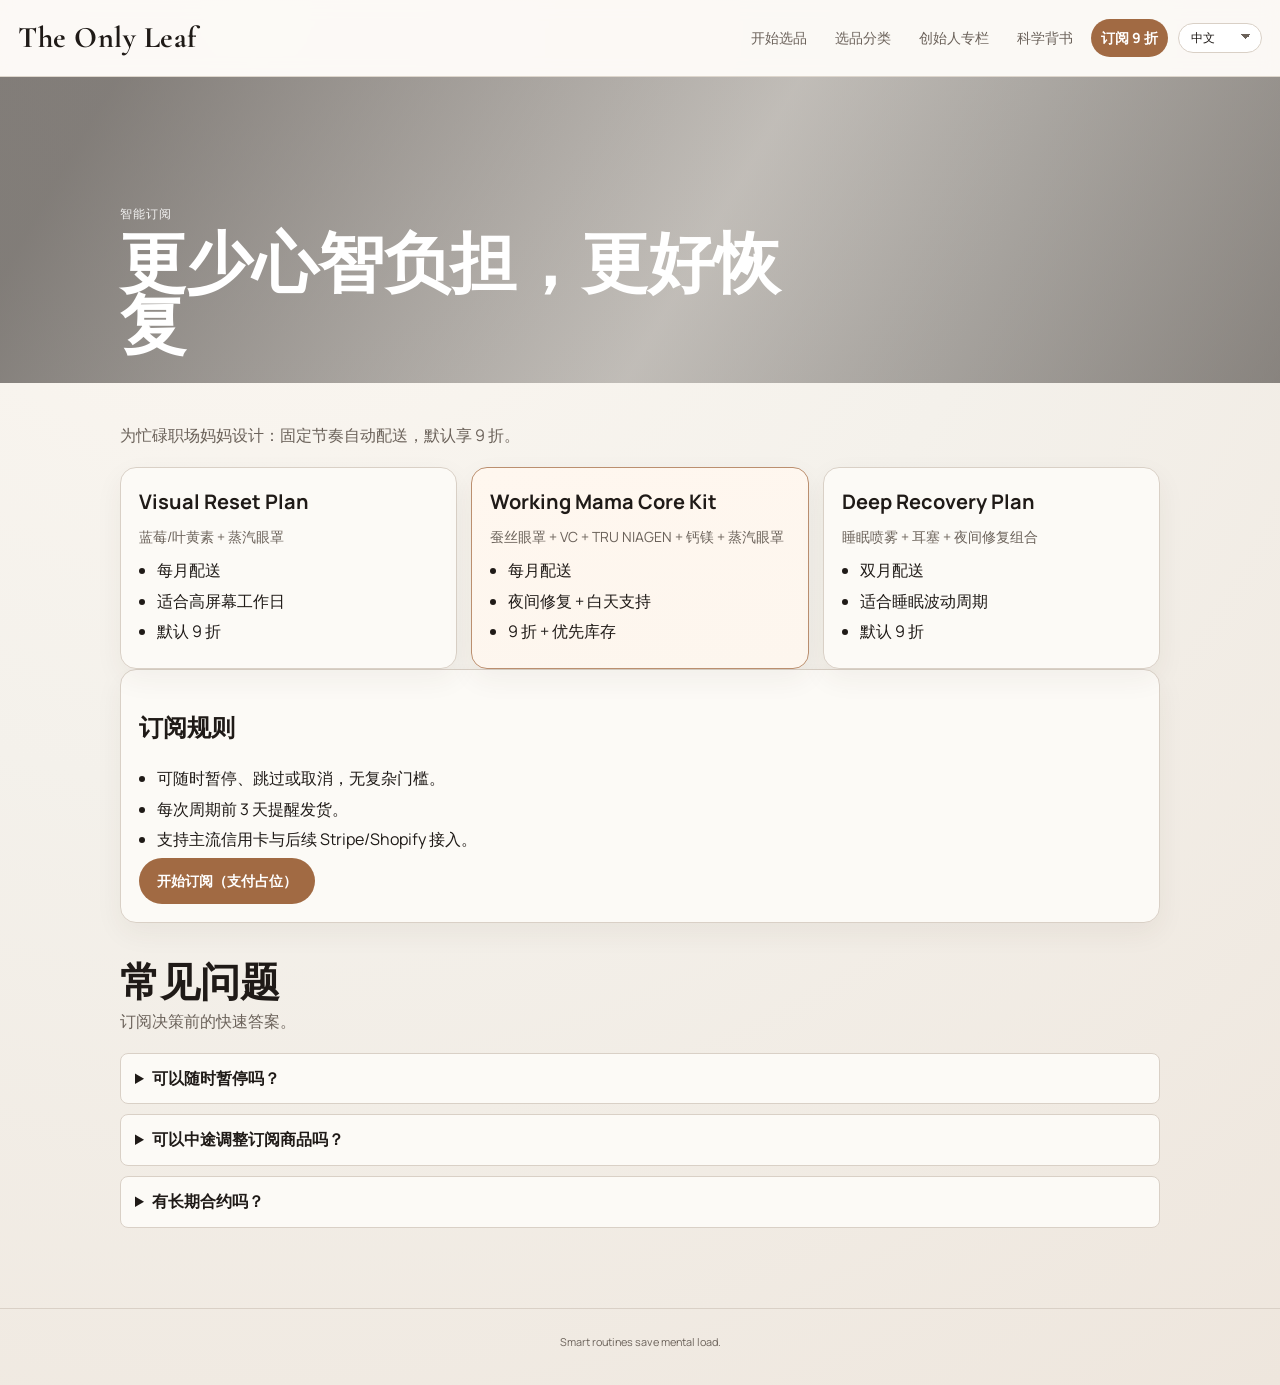
<file: subscription.html>
<!doctype html>
<html lang="zh-CN">
<head>
  <meta charset="utf-8" />
  <meta name="viewport" content="width=device-width,initial-scale=1" />
  <title>Subscription | The Only Leaf</title>
  <meta name="description" content="The Only Leaf 懒人模式：每月自动配送，享受 9 折。" />
  <link rel="stylesheet" href="css/style.css">
</head>
<body>
  <header class="site-header">
    <a class="logo" href="index.html">The Only Leaf</a>
    <div class="header-right">
      <nav class="nav">
        <a href="index.html#modules" data-i18n="nav_start">Start Here</a>
        <a href="collections.html" data-i18n="nav_collections">Collections</a>
        <a href="founder.html" data-i18n="nav_founder">Founder</a>
        <a href="science.html" data-i18n="nav_science">Science</a>
        <a href="subscription.html" class="cta" data-i18n="nav_subscribe">Subscribe 9折</a>
      </nav>
      <div class="lang-switch">
        <label class="sr-only" for="lang-select">Language</label>
        <select id="lang-select" class="lang-select" data-lang-select>
          <option value="en">English</option>
          <option value="ja">日本語</option>
          <option value="zh-CN">中文</option>
        </select>
      </div>
    </div>
  </header>

  <section class="mini-hero">
    <div class="mini-hero-inner">
      <p class="kicker" data-i18n="hero_kicker">Smart Subscription</p>
      <h1 class="slogan" data-i18n="hero_title">Less Mental Load, Better Recovery</h1>
    </div>
  </section>

  <main class="container">
    <div class="section-head">
      <p data-i18n="intro">Designed for busy working mamas: fixed rhythm auto-delivery with 9% savings.</p>
    </div>

    <section class="plans">
      <article class="plan">
        <h3 data-i18n="p1_t">Visual Reset Plan</h3>
        <p data-i18n="p1_d">Bilberry/Lutein + steam eye mask</p>
        <ul>
          <li data-i18n="p1_1">Monthly delivery</li>
          <li data-i18n="p1_2">Best for screen-heavy workdays</li>
          <li data-i18n="p1_3">9% off by default</li>
        </ul>
      </article>

      <article class="plan featured">
        <h3 data-i18n="p2_t">Working Mama Core Kit</h3>
        <p data-i18n="p2_d">Silk mask + VC + TRU NIAGEN + Calcium/Magnesium + steam eye mask</p>
        <ul>
          <li data-i18n="p2_1">Monthly delivery</li>
          <li data-i18n="p2_2">Night recovery + daytime support</li>
          <li data-i18n="p2_3">9% off + priority stock</li>
        </ul>
      </article>

      <article class="plan">
        <h3 data-i18n="p3_t">Deep Recovery Plan</h3>
        <p data-i18n="p3_d">Sleep mist + earplugs + night recovery essentials</p>
        <ul>
          <li data-i18n="p3_1">Every two months</li>
          <li data-i18n="p3_2">For fluctuating sleep quality periods</li>
          <li data-i18n="p3_3">9% off by default</li>
        </ul>
      </article>
    </section>

    <section class="card">
      <h2 data-i18n="rule_t">Subscription Rules</h2>
      <ul>
        <li data-i18n="rule_1">Pause, skip, or cancel anytime without complex conditions.</li>
        <li data-i18n="rule_2">3-day shipping reminder before each cycle.</li>
        <li data-i18n="rule_3">Supports major credit cards and future Stripe/Shopify integration.</li>
      </ul>
      <p><a class="btn solid" href="#" data-i18n="rule_cta">Start Subscription (payment placeholder)</a></p>
    </section>

    <section class="container" style="padding-left:0;padding-right:0;">
      <div class="section-head">
        <h2 data-i18n="faq_title">FAQ</h2>
        <p data-i18n="faq_sub">Quick answers for subscription decisions.</p>
      </div>
      <div class="faq-list">
        <details><summary data-i18n="faq_1_q">Can I pause anytime?</summary><p data-i18n="faq_1_a">Yes, pause and resume are available before shipment.</p></details>
        <details><summary data-i18n="faq_2_q">Can I switch products in my plan?</summary><p data-i18n="faq_2_a">Yes, edit line items before your renewal date.</p></details>
        <details><summary data-i18n="faq_3_q">Is there a long-term contract?</summary><p data-i18n="faq_3_a">No fixed contract. You keep full control.</p></details>
      </div>
    </section>
  </main>

  <footer class="site-footer">
    <small data-i18n="footer">Smart routines save mental load.</small>
  </footer>

  <script>
    window.PAGE_I18N = {
    "zh-CN": {
        "_meta_title": "Subscription | The Only Leaf",
        "_meta_description": "懒人模式订阅：自动配送、灵活暂停与9折优惠，为忙碌女性减少心智负担。",
        "nav_start": "开始选品",
        "nav_collections": "选品分类",
        "nav_founder": "创始人专栏",
        "nav_science": "科学背书",
        "nav_subscribe": "订阅 9 折",
        "hero_kicker": "智能订阅",
        "hero_title": "更少心智负担，更好恢复",
        "intro": "为忙碌职场妈妈设计：固定节奏自动配送，默认享 9 折。",
        "p1_t": "Visual Reset Plan",
        "p1_d": "蓝莓/叶黄素 + 蒸汽眼罩",
        "p1_1": "每月配送",
        "p1_2": "适合高屏幕工作日",
        "p1_3": "默认 9 折",
        "p2_t": "Working Mama Core Kit",
        "p2_d": "蚕丝眼罩 + VC + TRU NIAGEN + 钙镁 + 蒸汽眼罩",
        "p2_1": "每月配送",
        "p2_2": "夜间修复 + 白天支持",
        "p2_3": "9 折 + 优先库存",
        "p3_t": "Deep Recovery Plan",
        "p3_d": "睡眠喷雾 + 耳塞 + 夜间修复组合",
        "p3_1": "双月配送",
        "p3_2": "适合睡眠波动周期",
        "p3_3": "默认 9 折",
        "rule_t": "订阅规则",
        "rule_1": "可随时暂停、跳过或取消，无复杂门槛。",
        "rule_2": "每次周期前 3 天提醒发货。",
        "rule_3": "支持主流信用卡与后续 Stripe/Shopify 接入。",
        "rule_cta": "开始订阅（支付占位）",
        "faq_title": "常见问题",
        "faq_sub": "订阅决策前的快速答案。",
        "faq_1_q": "可以随时暂停吗？",
        "faq_1_a": "可以，发货前可暂停与恢复。",
        "faq_2_q": "可以中途调整订阅商品吗？",
        "faq_2_a": "可以，在续费日前编辑清单即可。",
        "faq_3_q": "有长期合约吗？",
        "faq_3_a": "没有固定合约，你拥有完整控制权。",
        "footer": "Smart routines save mental load."
    },
    "en": {
        "_meta_title": "Subscription | The Only Leaf",
        "_meta_description": "Smart subscription with auto-delivery, flexible control, and 9% savings for busy women.",
        "nav_start": "Start Here",
        "nav_collections": "Collections",
        "nav_founder": "Founder",
        "nav_science": "Science",
        "nav_subscribe": "Subscribe 9% Off",
        "hero_kicker": "Smart Subscription",
        "hero_title": "Less Mental Load, Better Recovery",
        "intro": "Designed for busy working mamas: fixed rhythm auto-delivery with 9% savings.",
        "p1_t": "Visual Reset Plan",
        "p1_d": "Bilberry/Lutein + steam eye mask",
        "p1_1": "Monthly delivery",
        "p1_2": "Best for screen-heavy workdays",
        "p1_3": "9% off by default",
        "p2_t": "Working Mama Core Kit",
        "p2_d": "Silk mask + VC + TRU NIAGEN + Calcium/Magnesium + steam eye mask",
        "p2_1": "Monthly delivery",
        "p2_2": "Night recovery + daytime support",
        "p2_3": "9% off + priority stock",
        "p3_t": "Deep Recovery Plan",
        "p3_d": "Sleep mist + earplugs + night recovery essentials",
        "p3_1": "Every two months",
        "p3_2": "For fluctuating sleep quality periods",
        "p3_3": "9% off by default",
        "rule_t": "Subscription Rules",
        "rule_1": "Pause, skip, or cancel anytime without complex conditions.",
        "rule_2": "3-day shipping reminder before each cycle.",
        "rule_3": "Supports major credit cards and future Stripe/Shopify integration.",
        "rule_cta": "Start Subscription (payment placeholder)",
        "faq_title": "FAQ",
        "faq_sub": "Quick answers for subscription decisions.",
        "faq_1_q": "Can I pause anytime?",
        "faq_1_a": "Yes, pause and resume are available before shipment.",
        "faq_2_q": "Can I switch products in my plan?",
        "faq_2_a": "Yes, edit line items before your renewal date.",
        "faq_3_q": "Is there a long-term contract?",
        "faq_3_a": "No fixed contract. You keep full control.",
        "footer": "Smart routines save mental load."
    },
    "ja": {
        "_meta_title": "Subscription | The Only Leaf",
        "_meta_description": "自動配送・柔軟な管理・9%OFFで、忙しい女性の負担を軽くする定期便。",
        "nav_start": "はじめに",
        "nav_collections": "コレクション",
        "nav_founder": "創業者",
        "nav_science": "科学情報",
        "nav_subscribe": "定期便 9%OFF",
        "hero_kicker": "スマート定期便",
        "hero_title": "負担を減らし、回復を高める",
        "intro": "忙しい働くママ向け：固定リズムの自動配送で常時9%OFF。",
        "p1_t": "Visual Reset Plan",
        "p1_d": "ビルベリー/ルテイン + 蒸気アイマスク",
        "p1_1": "毎月配送",
        "p1_2": "画面作業が多い日に最適",
        "p1_3": "標準で9%OFF",
        "p2_t": "Working Mama Core Kit",
        "p2_d": "シルクマスク + VC + TRU NIAGEN + カルシウム/マグネシウム + 蒸気アイマスク",
        "p2_1": "毎月配送",
        "p2_2": "夜回復 + 日中サポート",
        "p2_3": "9%OFF + 優先在庫",
        "p3_t": "Deep Recovery Plan",
        "p3_d": "スリープミスト + 耳栓 + 夜間回復セット",
        "p3_1": "隔月配送",
        "p3_2": "睡眠品質が揺らぐ時期向け",
        "p3_3": "標準で9%OFF",
        "rule_t": "定期便ルール",
        "rule_1": "複雑な条件なく、停止・スキップ・解約が可能。",
        "rule_2": "各サイクル前に3日前リマインド。",
        "rule_3": "主要カード対応、Stripe/Shopify連携予定。",
        "rule_cta": "定期便を開始（決済プレースホルダー）",
        "faq_title": "FAQ",
        "faq_sub": "定期便前のクイック回答。",
        "faq_1_q": "いつでも停止できますか？",
        "faq_1_a": "はい。発送前であれば停止・再開が可能です。",
        "faq_2_q": "途中で商品変更できますか？",
        "faq_2_a": "はい。更新日前に内容を編集できます。",
        "faq_3_q": "長期契約はありますか？",
        "faq_3_a": "固定契約はありません。常に自由に管理できます。",
        "footer": "Smart routines save mental load."
    }
};
  </script>
  <script src="js/i18n.js"></script>
</body>
</html>
</file>
<file: css/style.css>
@import url('https://fonts.googleapis.com/css2?family=Manrope:wght@400;500;700&family=Cormorant+Garamond:wght@500;600;700&display=swap');

:root {
  --bg: #f4f1eb;
  --panel: #fcfaf6;
  --ink: #1f1a17;
  --muted: #6b625a;
  --line: #d9d0c6;
  --accent: #a16a43;
  --accent-dark: #7f5031;
  --hero-shadow: rgba(31, 26, 23, 0.55);
  --radius: 16px;
  --radius-sm: 12px;
  --container: 1080px;
}

* {
  box-sizing: border-box;
}

html,
body {
  margin: 0;
  padding: 0;
  background: radial-gradient(circle at 20% 0%, #fdf8f2 0%, var(--bg) 46%, #eee6dd 100%);
  color: var(--ink);
  font-family: 'Manrope', 'Helvetica Neue', sans-serif;
  line-height: 1.6;
}

a {
  color: inherit;
}

.site-header {
  position: sticky;
  top: 0;
  z-index: 20;
  display: flex;
  justify-content: space-between;
  align-items: center;
  gap: 16px;
  padding: 14px 18px;
  border-bottom: 1px solid rgba(217, 208, 198, 0.85);
  background: rgba(252, 250, 246, 0.88);
  backdrop-filter: blur(8px);
}

.logo {
  text-decoration: none;
  font-family: 'Cormorant Garamond', Georgia, serif;
  font-size: 30px;
  letter-spacing: 0.5px;
  font-weight: 700;
}

.nav {
  display: flex;
  flex-wrap: wrap;
  align-items: center;
  justify-content: flex-end;
  gap: 8px;
}

.header-right {
  display: flex;
  align-items: center;
  gap: 10px;
}

.nav a {
  text-decoration: none;
  color: var(--muted);
  font-size: 14px;
  padding: 8px 10px;
  border-radius: 999px;
  transition: color 0.2s ease, background-color 0.2s ease;
}

.nav a:hover {
  color: var(--ink);
  background: rgba(161, 106, 67, 0.08);
}

.nav .cta {
  background: var(--accent);
  color: #fff;
  font-weight: 700;
}

.nav .cta:hover {
  background: var(--accent-dark);
  color: #fff;
}

.lang-switch {
  display: inline-flex;
  align-items: center;
}

.lang-select {
  border: 1px solid var(--line);
  border-radius: 999px;
  background: #fff;
  color: var(--ink);
  font-size: 12px;
  padding: 8px 30px 8px 12px;
  line-height: 1;
  appearance: none;
  background-image:
    linear-gradient(45deg, transparent 50%, var(--muted) 50%),
    linear-gradient(135deg, var(--muted) 50%, transparent 50%);
  background-position:
    calc(100% - 15px) calc(50% - 1px),
    calc(100% - 10px) calc(50% - 1px);
  background-size: 5px 5px, 5px 5px;
  background-repeat: no-repeat;
}

.sr-only {
  position: absolute;
  width: 1px;
  height: 1px;
  padding: 0;
  margin: -1px;
  overflow: hidden;
  clip: rect(0, 0, 0, 0);
  border: 0;
}

main {
  animation: rise 0.65s ease both;
}

.hero {
  min-height: 66vh;
  display: grid;
  align-items: end;
  background-image:
    linear-gradient(120deg, var(--hero-shadow) 8%, rgba(31, 26, 23, 0.25) 55%, rgba(31, 26, 23, 0.5) 100%),
    url('https://images.unsplash.com/photo-1616683693504-3ea7e9ad6fec?auto=format&fit=crop&w=1800&q=80');
  background-size: cover;
  background-position: center;
  color: #fff;
}

.mini-hero {
  min-height: 34vh;
  display: grid;
  align-items: end;
  background-image:
    linear-gradient(120deg, var(--hero-shadow) 8%, rgba(31, 26, 23, 0.25) 55%, rgba(31, 26, 23, 0.5) 100%),
    url('https://images.unsplash.com/photo-1616683693504-3ea7e9ad6fec?auto=format&fit=crop&w=1800&q=80');
  background-size: cover;
  background-position: center;
  color: #fff;
}

.mini-hero-inner {
  max-width: var(--container);
  margin: 0 auto;
  width: 100%;
  padding: 44px 20px 24px;
}

.hero-inner {
  max-width: var(--container);
  width: 100%;
  margin: 0 auto;
  padding: 72px 20px 44px;
}

.kicker {
  margin: 0 0 10px;
  letter-spacing: 1.1px;
  font-size: 12px;
  text-transform: uppercase;
  opacity: 0.9;
}

.slogan {
  margin: 0;
  max-width: 660px;
  font-family: 'Cormorant Garamond', Georgia, serif;
  font-size: clamp(36px, 6.2vw, 66px);
  line-height: 0.95;
}

.sub {
  margin: 14px 0 26px;
  max-width: 540px;
  font-size: 16px;
  opacity: 0.95;
}

.hero-ctas {
  display: flex;
  gap: 10px;
  flex-wrap: wrap;
}

.btn {
  display: inline-block;
  text-decoration: none;
  border-radius: 999px;
  padding: 11px 17px;
  font-weight: 700;
  border: 1px solid transparent;
  transition: transform 0.2s ease, background-color 0.2s ease, color 0.2s ease;
}

.btn:hover {
  transform: translateY(-1px);
}

.btn.primary {
  background: #fff;
  color: #221c18;
}

.btn.ghost {
  border-color: rgba(255, 255, 255, 0.8);
  color: #fff;
}

.btn.solid {
  background: var(--accent);
  color: #fff;
}

.btn.solid:hover {
  background: var(--accent-dark);
}

.container {
  max-width: var(--container);
  margin: 0 auto;
  padding: 40px 20px;
}

.section-head {
  margin-bottom: 18px;
}

.section-head h2 {
  margin: 0 0 6px;
  font-family: 'Cormorant Garamond', Georgia, serif;
  font-size: clamp(28px, 4.8vw, 40px);
  line-height: 1;
}

.section-head p {
  margin: 0;
  color: var(--muted);
}

.modules,
.collections-grid,
.info-grid,
.plans {
  display: grid;
  gap: 14px;
}

.modules {
  grid-template-columns: repeat(3, minmax(0, 1fr));
}

.module,
.card,
.plan,
.info-card,
.story-card,
.table-wrap {
  background: var(--panel);
  border: 1px solid var(--line);
  border-radius: var(--radius);
  padding: 18px;
  box-shadow: 0 10px 28px rgba(71, 51, 35, 0.06);
}

.module h3,
.card h3,
.plan h3,
.story-card h3,
.info-card h3 {
  margin: 0 0 8px;
  font-size: 20px;
}

.module p,
.card p,
.info-card p,
.plan p,
.story-card p {
  margin: 0;
  color: var(--muted);
  font-size: 14px;
}

.collections-grid {
  grid-template-columns: repeat(3, minmax(0, 1fr));
}

.card ul,
.plan ul,
.story-card ul,
.checklist {
  margin: 10px 0 0;
  padding-left: 18px;
}

.card li,
.plan li,
.story-card li,
.checklist li {
  margin: 5px 0;
}

.info-grid {
  grid-template-columns: 1.1fr 1fr;
}

.story-card {
  background: linear-gradient(130deg, #f7efe7 0%, #fdfbf8 100%);
}

.video-placeholder {
  margin-top: 12px;
  border-radius: var(--radius-sm);
  border: 1px dashed var(--line);
  min-height: 160px;
  display: grid;
  place-items: center;
  color: var(--muted);
  background: rgba(255, 255, 255, 0.75);
}

.table-wrap {
  overflow-x: auto;
}

table {
  width: 100%;
  border-collapse: collapse;
  min-width: 640px;
}

th,
td {
  text-align: left;
  border-bottom: 1px solid var(--line);
  padding: 10px 8px;
  vertical-align: top;
}

th {
  font-size: 12px;
  text-transform: uppercase;
  letter-spacing: 0.8px;
  color: var(--muted);
}

.small {
  font-size: 13px;
  color: var(--muted);
}

.plans {
  grid-template-columns: repeat(3, minmax(0, 1fr));
}

.plan.featured {
  border-color: #bb8f6f;
  background: linear-gradient(170deg, #fff7ef 0%, #fdf6ee 100%);
}

.plan .price {
  margin-top: 10px;
  font-weight: 700;
}

.faq-list {
  display: grid;
  gap: 10px;
}

.faq-list details {
  border: 1px solid var(--line);
  border-radius: 8px;
  background: var(--panel);
  padding: 12px 14px;
}

.faq-list summary {
  cursor: pointer;
  font-weight: 700;
}

.faq-list p {
  margin: 8px 0 2px;
  color: var(--muted);
  font-size: 14px;
}

.site-footer {
  border-top: 1px solid var(--line);
  padding: 22px 20px 34px;
  text-align: center;
  color: var(--muted);
  font-size: 13px;
}

.reveal {
  opacity: 0;
  transform: translateY(10px);
  animation: reveal 0.55s ease forwards;
}

.reveal:nth-child(2) { animation-delay: 0.08s; }
.reveal:nth-child(3) { animation-delay: 0.16s; }

@keyframes rise {
  from {
    opacity: 0;
    transform: translateY(8px);
  }
  to {
    opacity: 1;
    transform: translateY(0);
  }
}

@keyframes reveal {
  to {
    opacity: 1;
    transform: translateY(0);
  }
}

@media (max-width: 960px) {
  .modules,
  .collections-grid,
  .plans,
  .info-grid {
    grid-template-columns: 1fr;
  }

  .hero {
    min-height: 58vh;
  }

  .mini-hero {
    min-height: 28vh;
  }

  .hero-inner {
    padding-top: 58px;
  }
}

@media (max-width: 680px) {
  .site-header {
    padding: 12px 14px;
  }

  .logo {
    font-size: 24px;
  }

  .nav a {
    font-size: 13px;
    padding: 7px 9px;
  }

  .header-right {
    width: 100%;
    justify-content: space-between;
  }

  .lang-select {
    padding: 7px 28px 7px 10px;
    font-size: 11px;
  }

  .hero-inner {
    padding: 52px 16px 28px;
  }

  .mini-hero-inner {
    padding: 34px 16px 20px;
  }

  .container {
    padding: 28px 16px;
  }
}
</file>
